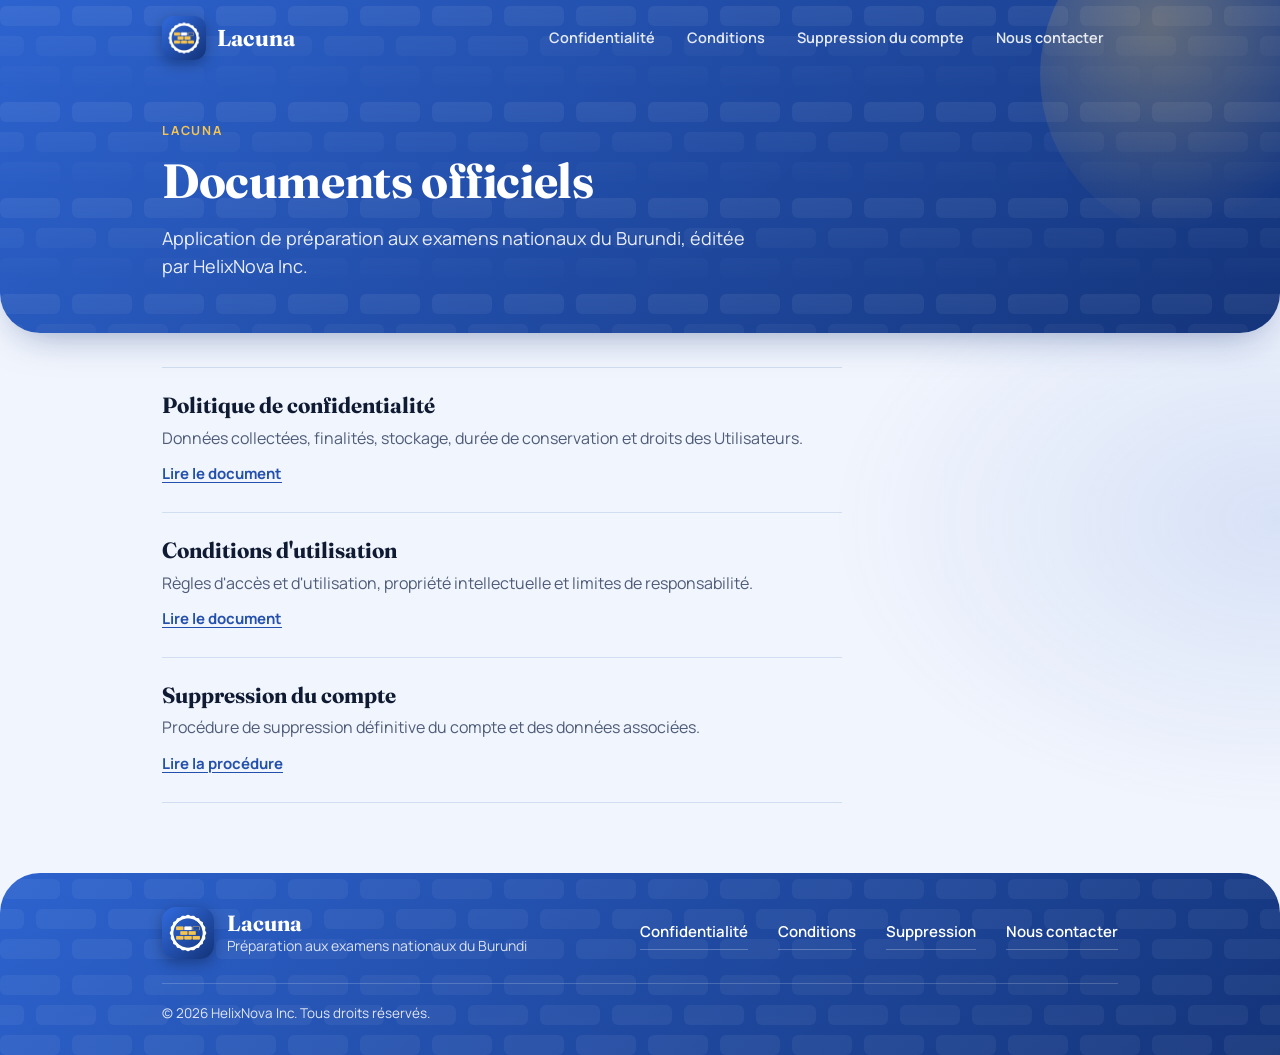
<file: index.html>
<!doctype html>
<html lang="fr">
<head>
<meta charset="utf-8">
<meta name="viewport" content="width=device-width,initial-scale=1">
<meta name="robots" content="index,follow">
<meta name="theme-color" content="#14347A">
<meta name="description" content="Application de préparation aux examens nationaux du Burundi, éditée par HelixNova Inc.">
<script>
(function(){
  var d=document.documentElement,q=new URLSearchParams(location.search);
  d.className="js"+(q.get("app")==="1"?" app":"");
  var t=q.get("theme");
  if(t==="dark"||t==="light")d.setAttribute("data-theme",t);
})();
</script>
<title>Documents officiels | Lacuna</title>
<link rel="icon" type="image/png" href="favicon.png">
<link rel="apple-touch-icon" href="apple-touch-icon.png">
<link rel="preload" href="fonts/manrope-400.woff2" as="font" type="font/woff2" crossorigin>
<link rel="stylesheet" href="style.css">
</head>
<body>
<header class="hero">
<div class="hero-bg"></div>
<div class="wrap in-hero">
<div class="topbar">
<a class="brand" href="index.html"><img src="logo.png" width="44" height="44" alt="">Lacuna</a>
<button class="menu-btn" type="button" aria-expanded="false" aria-controls="menu"><span class="bars"></span><span>Menu</span></button>
<nav id="menu" class="menu" aria-label="Navigation"><a href="privacy.html">Confidentialité</a><a href="terms.html">Conditions</a><a href="delete-account.html">Suppression du compte</a><a href="mailto:helixnovaepassburundi@gmail.com?subject=Lacuna">Nous contacter</a></nav>
</div>
<div class="title">
<p class="eyebrow">Lacuna</p>
<h1>Documents officiels</h1>
<p class="lead">Application de préparation aux examens nationaux du Burundi, éditée par HelixNova Inc.</p>

</div>
</div>
</header>
<main class="wrap"><div class="page">
<div class="docs">
<a href="privacy.html"><b>Politique de confidentialité</b><span>Données collectées, finalités, stockage, durée de conservation et droits des Utilisateurs.</span><em>Lire le document</em></a>
<a href="terms.html"><b>Conditions d'utilisation</b><span>Règles d'accès et d'utilisation, propriété intellectuelle et limites de responsabilité.</span><em>Lire le document</em></a>
<a href="delete-account.html"><b>Suppression du compte</b><span>Procédure de suppression définitive du compte et des données associées.</span><em>Lire la procédure</em></a>
</div>
</div></main>
<footer><div class="wrap">
<div class="f-brand"><img src="logo.png" width="52" height="52" alt=""><div><b>Lacuna</b><span>Préparation aux examens nationaux du Burundi</span></div></div>
<nav class="f-links" aria-label="Liens"><a href="privacy.html">Confidentialité</a><a href="terms.html">Conditions</a><a href="delete-account.html">Suppression</a><a href="mailto:helixnovaepassburundi@gmail.com?subject=Lacuna">Nous contacter</a></nav>
<p class="f-copy">&copy; <span id="year">2026</span> HelixNova Inc. Tous droits réservés.</p>
</div></footer>
<script>
(function(){
  var y=document.getElementById("year");
  if(y)y.textContent=new Date().getFullYear();
  var t=document.querySelector("details.toc");
  if(t&&window.matchMedia&&window.matchMedia("(min-width:1040px)").matches)t.open=true;
    if(document.documentElement.classList.contains("app")){
    var el=document.createElement("div");el.className="ptr";el.setAttribute("aria-hidden","true");el.innerHTML="<i></i>";document.body.appendChild(el);
    var y0=null,pull=0,busy=false,MAX=110,GO=70;
    function show(p){el.style.transition="none";el.style.opacity=Math.min(1,p/40);
      el.style.transform="translateY("+(p-30)+"px) rotate("+(p*3)+"deg)";}
    function top(){return (window.pageYOffset||document.documentElement.scrollTop||0)<=0;}
    window.addEventListener("touchstart",function(e){
      if(busy||e.touches.length!==1||!top()){y0=null;return;}
      y0=e.touches[0].clientY;pull=0;},{passive:true});
    window.addEventListener("touchmove",function(e){
      if(y0===null||busy)return;
      var dy=e.touches[0].clientY-y0;
      if(dy<=0||!top()){if(pull>0){pull=0;el.style.opacity=0;}return;}
      pull=Math.min(MAX,dy*0.55);
      if(e.cancelable)e.preventDefault();
      show(pull);},{passive:false});
    function end(){
      if(y0===null)return;y0=null;
      if(pull>=GO*0.55&&!busy){
        busy=true;el.classList.add("spin");
        el.style.transition="transform .2s";el.style.transform="translateY(14px)";el.style.opacity=1;
        setTimeout(function(){location.reload();},350);
      }else{el.style.transition="transform .2s,opacity .2s";el.style.transform="translateY(-60px)";el.style.opacity=0;}
      pull=0;}
    window.addEventListener("touchend",end,{passive:true});
    window.addEventListener("touchcancel",end,{passive:true});
  }
  var b=document.querySelector(".menu-btn"),m=document.getElementById("menu");
  if(!b||!m)return;
  function set(o){m.classList.toggle("open",o);b.setAttribute("aria-expanded",o?"true":"false");}
  b.addEventListener("click",function(e){e.stopPropagation();set(!m.classList.contains("open"));});
  document.addEventListener("click",function(e){if(!m.contains(e.target))set(false);});
  document.addEventListener("keydown",function(e){if(e.key==="Escape")set(false);});
  m.addEventListener("click",function(e){if(e.target.closest("a"))set(false);});
})();
</script>
</body>
</html>
</file>
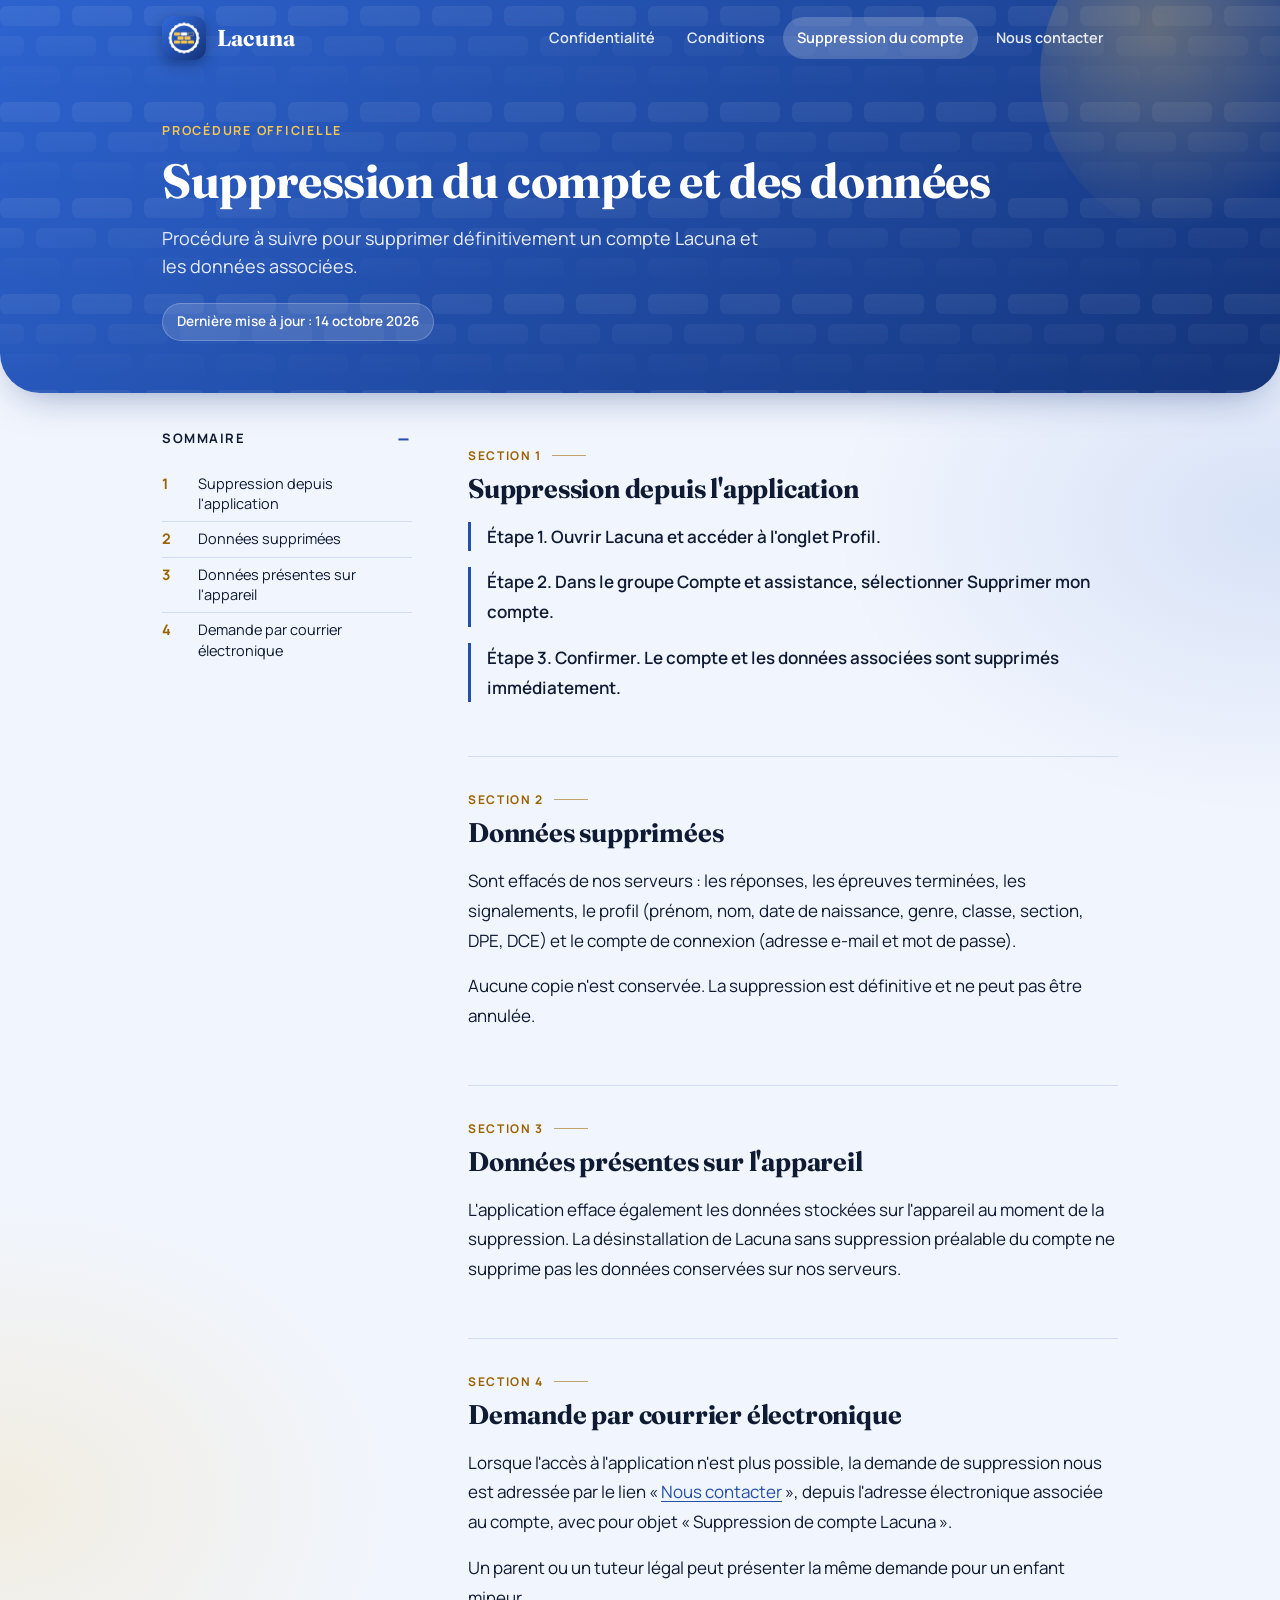
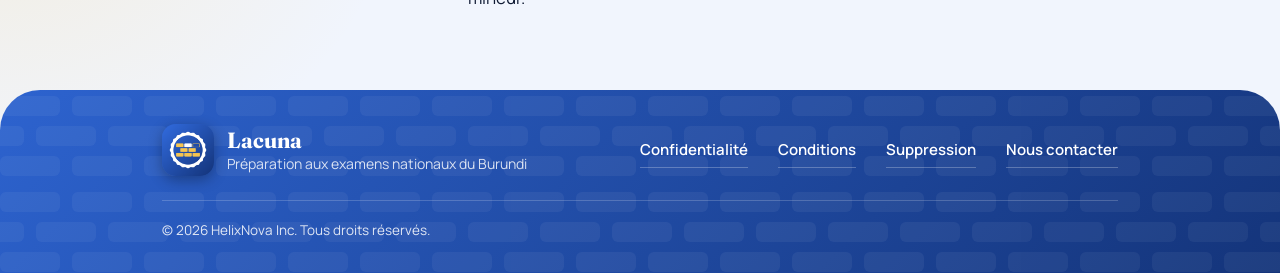
<file: delete-account.html>
<!doctype html>
<html lang="fr">
<head>
<meta charset="utf-8">
<meta name="viewport" content="width=device-width,initial-scale=1">
<meta name="robots" content="index,follow">
<meta name="theme-color" content="#14347A">
<meta name="description" content="Procédure à suivre pour supprimer définitivement un compte Lacuna et les données associées.">
<script>
(function(){
  var d=document.documentElement,q=new URLSearchParams(location.search);
  d.className="js"+(q.get("app")==="1"?" app":"");
  var t=q.get("theme");
  if(t==="dark"||t==="light")d.setAttribute("data-theme",t);
})();
</script>
<title>Suppression du compte et des données | Lacuna</title>
<link rel="icon" type="image/png" href="favicon.png">
<link rel="apple-touch-icon" href="apple-touch-icon.png">
<link rel="preload" href="fonts/manrope-400.woff2" as="font" type="font/woff2" crossorigin>
<link rel="stylesheet" href="style.css">
</head>
<body>
<header class="hero">
<div class="hero-bg"></div>
<div class="wrap in-hero">
<div class="topbar">
<a class="brand" href="index.html"><img src="logo.png" width="44" height="44" alt="">Lacuna</a>
<button class="menu-btn" type="button" aria-expanded="false" aria-controls="menu"><span class="bars"></span><span>Menu</span></button>
<nav id="menu" class="menu" aria-label="Navigation"><a href="privacy.html">Confidentialité</a><a href="terms.html">Conditions</a><a href="delete-account.html" aria-current="page">Suppression du compte</a><a href="mailto:helixnovaepassburundi@gmail.com?subject=Lacuna">Nous contacter</a></nav>
</div>
<div class="title">
<p class="eyebrow">Procédure officielle</p>
<h1>Suppression du compte et des données</h1>
<p class="lead">Procédure à suivre pour supprimer définitivement un compte Lacuna et les données associées.</p>
<p class="updated">Dernière mise à jour : 14 octobre 2026</p>
</div>
</div>
</header>
<main class="wrap"><div class="page">
<details class="toc"><summary>Sommaire</summary><ol><li><a href="#a1">Suppression depuis l&#x27;application</a></li><li><a href="#a2">Données supprimées</a></li><li><a href="#a3">Données présentes sur l&#x27;appareil</a></li><li><a href="#a4">Demande par courrier électronique</a></li></ol></details><article><section id="a1"><h2><span class="n">Section 1</span>Suppression depuis l&#x27;application</h2><p class="step">Étape 1. Ouvrir Lacuna et accéder à l&#x27;onglet Profil.</p><p class="step">Étape 2. Dans le groupe Compte et assistance, sélectionner Supprimer mon compte.</p><p class="step">Étape 3. Confirmer. Le compte et les données associées sont supprimés immédiatement.</p></section>
<section id="a2"><h2><span class="n">Section 2</span>Données supprimées</h2><p>Sont effacés de nos serveurs : les réponses, les épreuves terminées, les signalements, le profil (prénom, nom, date de naissance, genre, classe, section, DPE, DCE) et le compte de connexion (adresse e-mail et mot de passe).</p><p>Aucune copie n&#x27;est conservée. La suppression est définitive et ne peut pas être annulée.</p></section>
<section id="a3"><h2><span class="n">Section 3</span>Données présentes sur l&#x27;appareil</h2><p>L&#x27;application efface également les données stockées sur l&#x27;appareil au moment de la suppression. La désinstallation de Lacuna sans suppression préalable du compte ne supprime pas les données conservées sur nos serveurs.</p></section>
<section id="a4"><h2><span class="n">Section 4</span>Demande par courrier électronique</h2><p>Lorsque l&#x27;accès à l&#x27;application n&#x27;est plus possible, la demande de suppression nous est adressée par le lien « <a href="mailto:helixnovaepassburundi@gmail.com?subject=Lacuna">Nous contacter</a> », depuis l&#x27;adresse électronique associée au compte, avec pour objet « Suppression de compte Lacuna ».</p><p>Un parent ou un tuteur légal peut présenter la même demande pour un enfant mineur.</p></section></article>
</div></main>
<footer><div class="wrap">
<div class="f-brand"><img src="logo.png" width="52" height="52" alt=""><div><b>Lacuna</b><span>Préparation aux examens nationaux du Burundi</span></div></div>
<nav class="f-links" aria-label="Liens"><a href="privacy.html">Confidentialité</a><a href="terms.html">Conditions</a><a href="delete-account.html">Suppression</a><a href="mailto:helixnovaepassburundi@gmail.com?subject=Lacuna">Nous contacter</a></nav>
<p class="f-copy">&copy; <span id="year">2026</span> HelixNova Inc. Tous droits réservés.</p>
</div></footer>
<script>
(function(){
  var y=document.getElementById("year");
  if(y)y.textContent=new Date().getFullYear();
  var t=document.querySelector("details.toc");
  if(t&&window.matchMedia&&window.matchMedia("(min-width:1040px)").matches)t.open=true;
    if(document.documentElement.classList.contains("app")){
    var el=document.createElement("div");el.className="ptr";el.setAttribute("aria-hidden","true");el.innerHTML="<i></i>";document.body.appendChild(el);
    var y0=null,pull=0,busy=false,MAX=110,GO=70;
    function show(p){el.style.transition="none";el.style.opacity=Math.min(1,p/40);
      el.style.transform="translateY("+(p-30)+"px) rotate("+(p*3)+"deg)";}
    function top(){return (window.pageYOffset||document.documentElement.scrollTop||0)<=0;}
    window.addEventListener("touchstart",function(e){
      if(busy||e.touches.length!==1||!top()){y0=null;return;}
      y0=e.touches[0].clientY;pull=0;},{passive:true});
    window.addEventListener("touchmove",function(e){
      if(y0===null||busy)return;
      var dy=e.touches[0].clientY-y0;
      if(dy<=0||!top()){if(pull>0){pull=0;el.style.opacity=0;}return;}
      pull=Math.min(MAX,dy*0.55);
      if(e.cancelable)e.preventDefault();
      show(pull);},{passive:false});
    function end(){
      if(y0===null)return;y0=null;
      if(pull>=GO*0.55&&!busy){
        busy=true;el.classList.add("spin");
        el.style.transition="transform .2s";el.style.transform="translateY(14px)";el.style.opacity=1;
        setTimeout(function(){location.reload();},350);
      }else{el.style.transition="transform .2s,opacity .2s";el.style.transform="translateY(-60px)";el.style.opacity=0;}
      pull=0;}
    window.addEventListener("touchend",end,{passive:true});
    window.addEventListener("touchcancel",end,{passive:true});
  }
  var b=document.querySelector(".menu-btn"),m=document.getElementById("menu");
  if(!b||!m)return;
  function set(o){m.classList.toggle("open",o);b.setAttribute("aria-expanded",o?"true":"false");}
  b.addEventListener("click",function(e){e.stopPropagation();set(!m.classList.contains("open"));});
  document.addEventListener("click",function(e){if(!m.contains(e.target))set(false);});
  document.addEventListener("keydown",function(e){if(e.key==="Escape")set(false);});
  m.addEventListener("click",function(e){if(e.target.closest("a"))set(false);});
})();
</script>
</body>
</html>
</file>
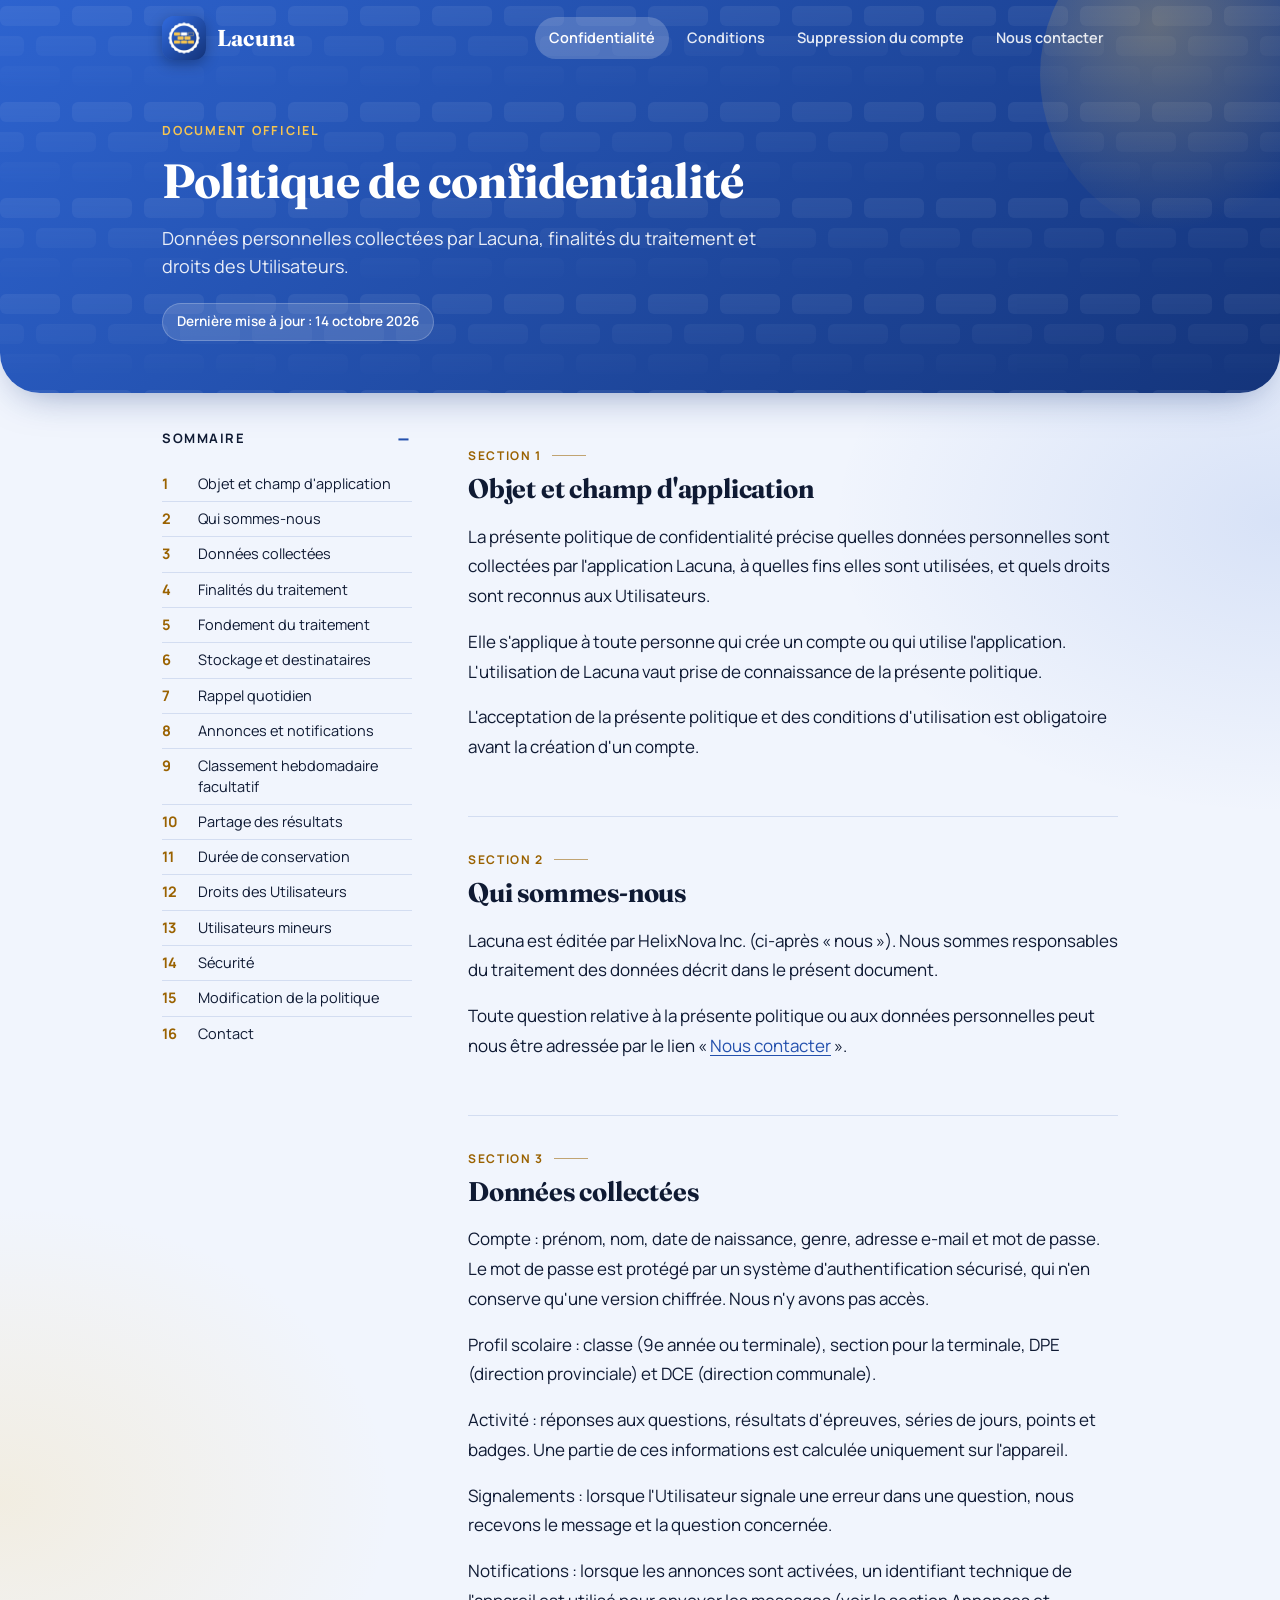
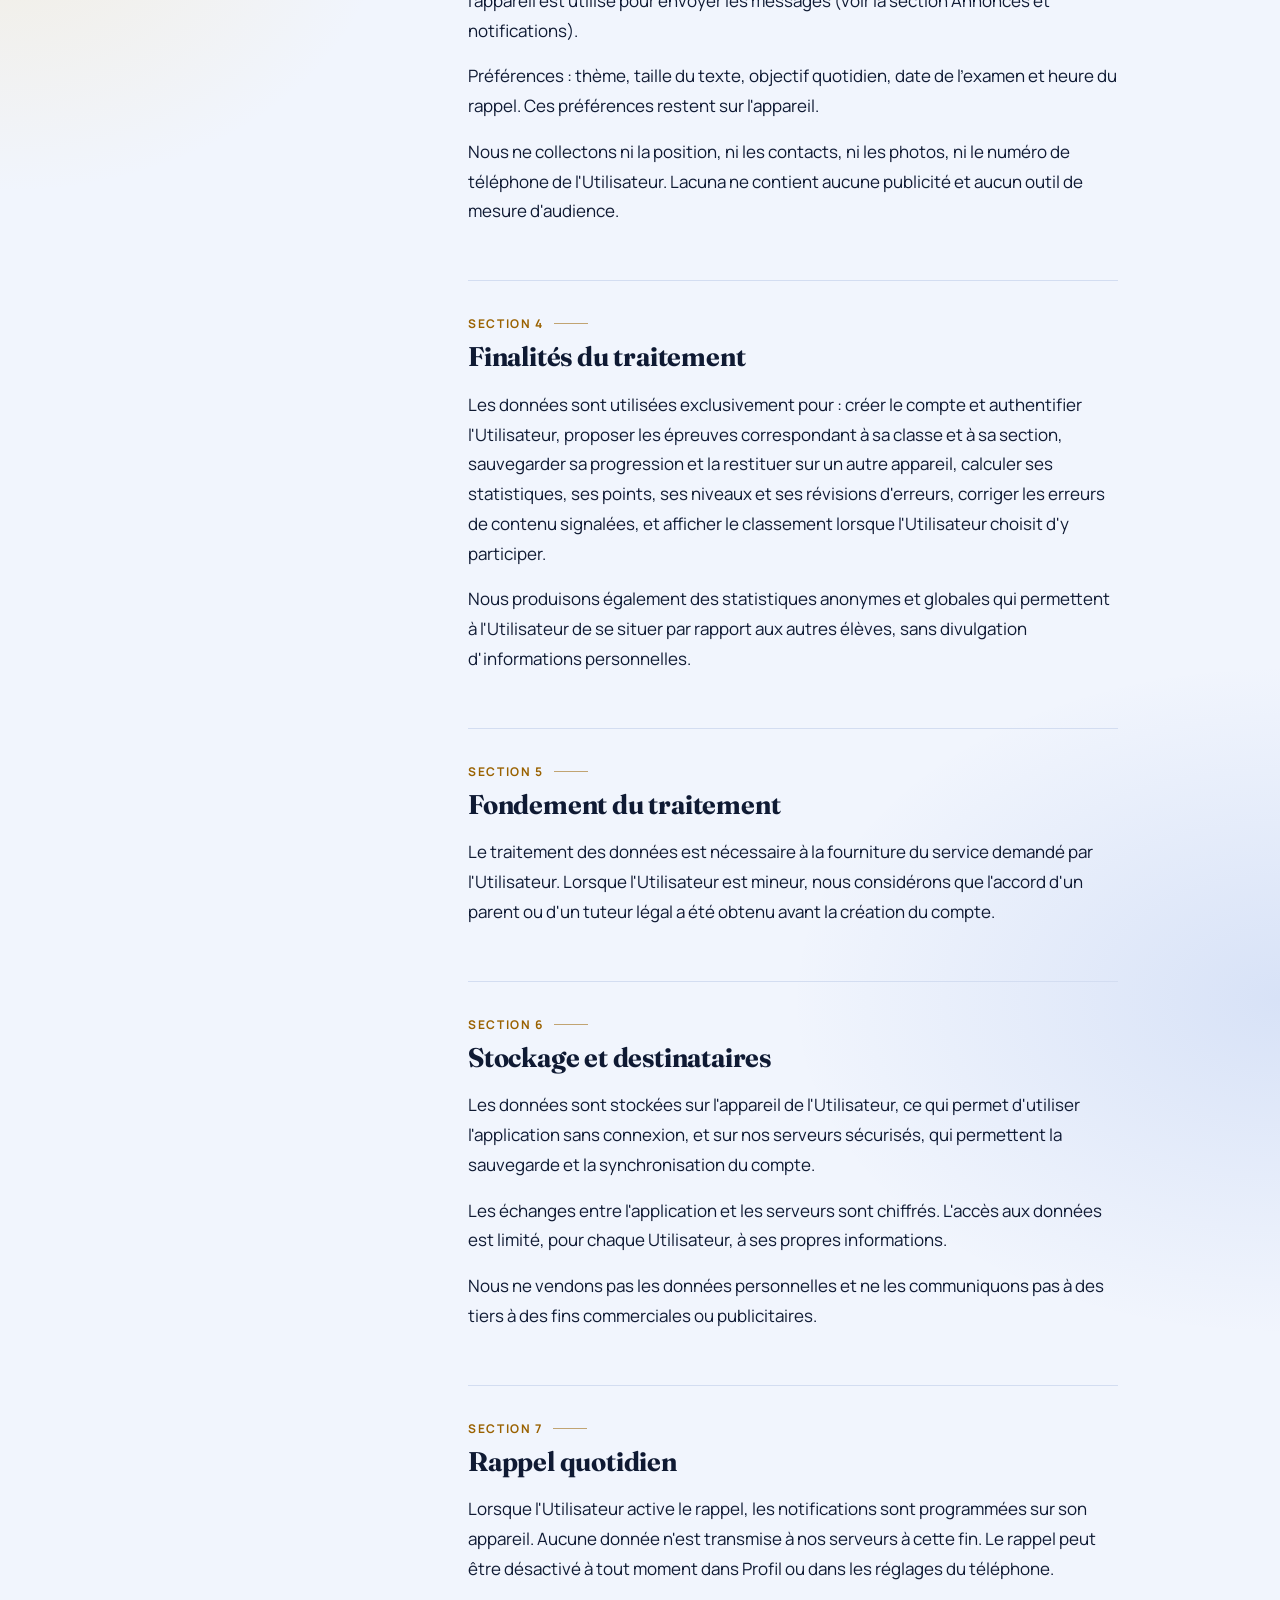
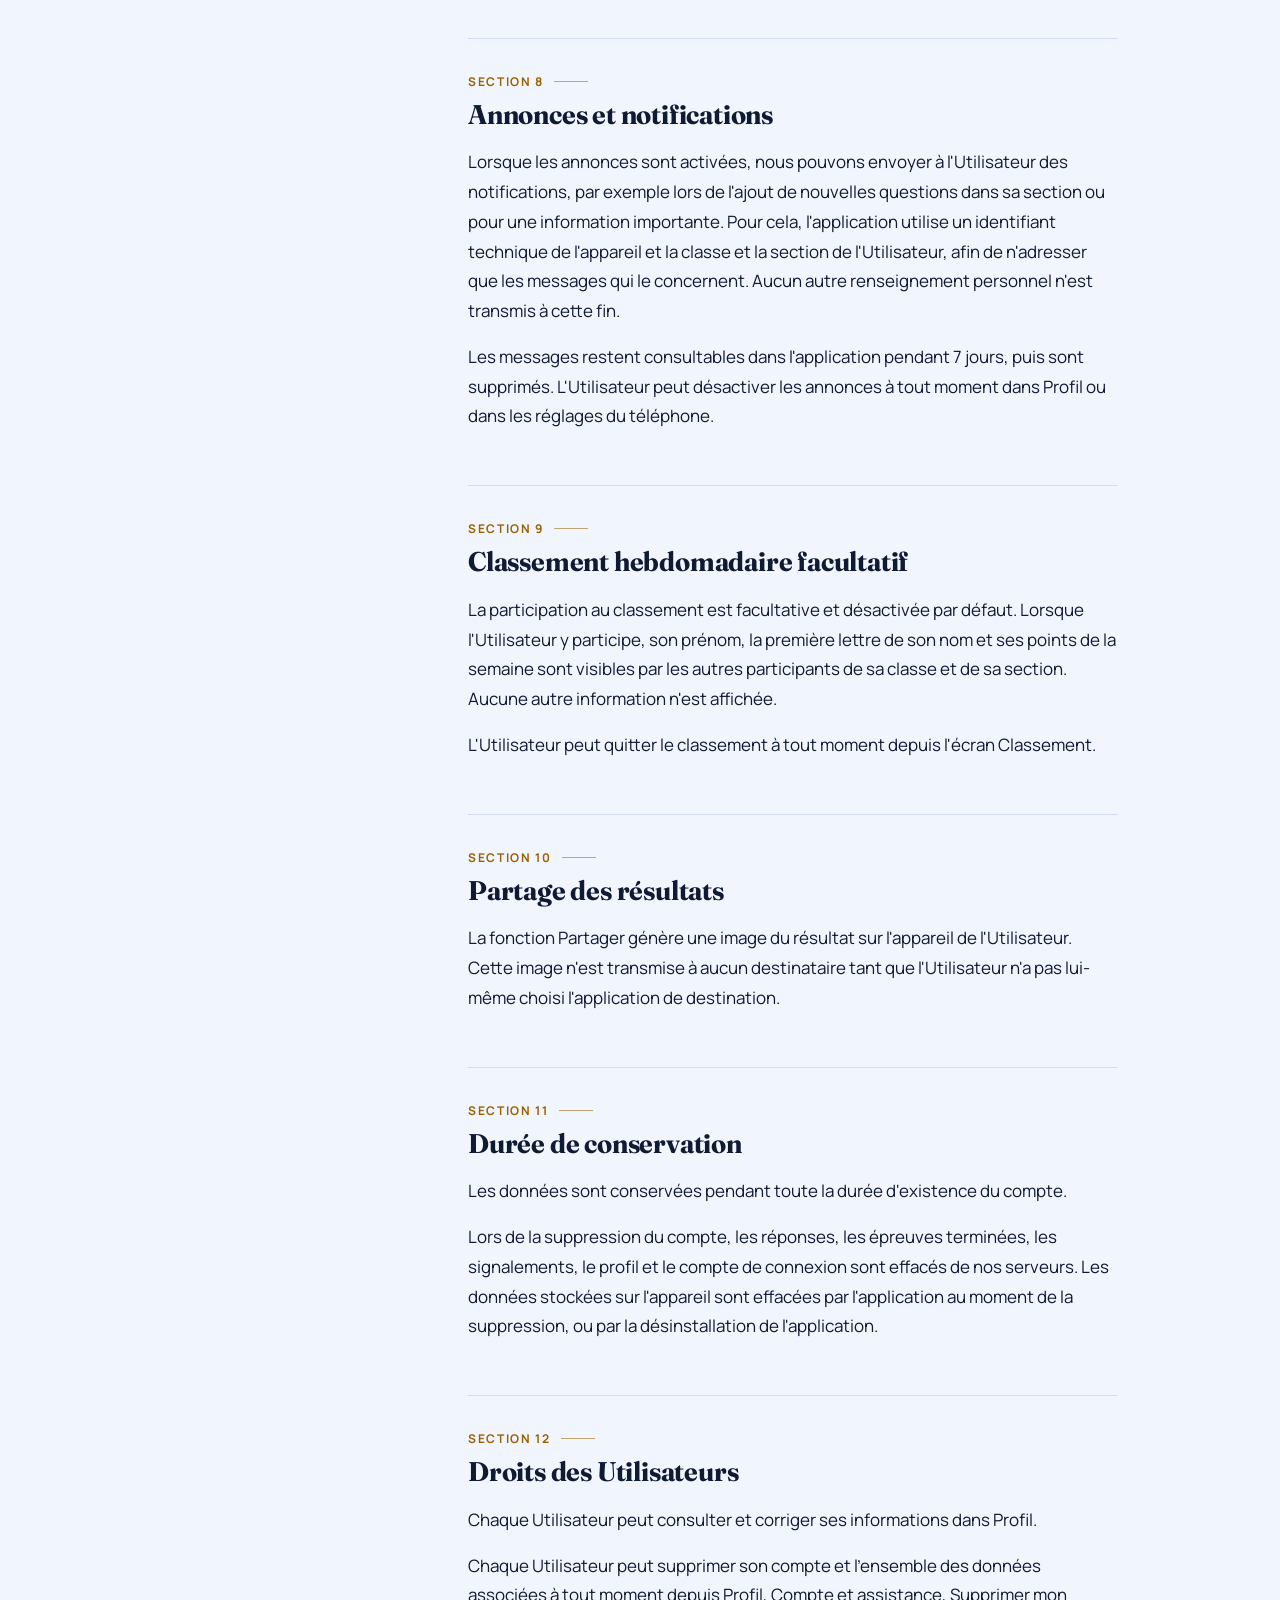
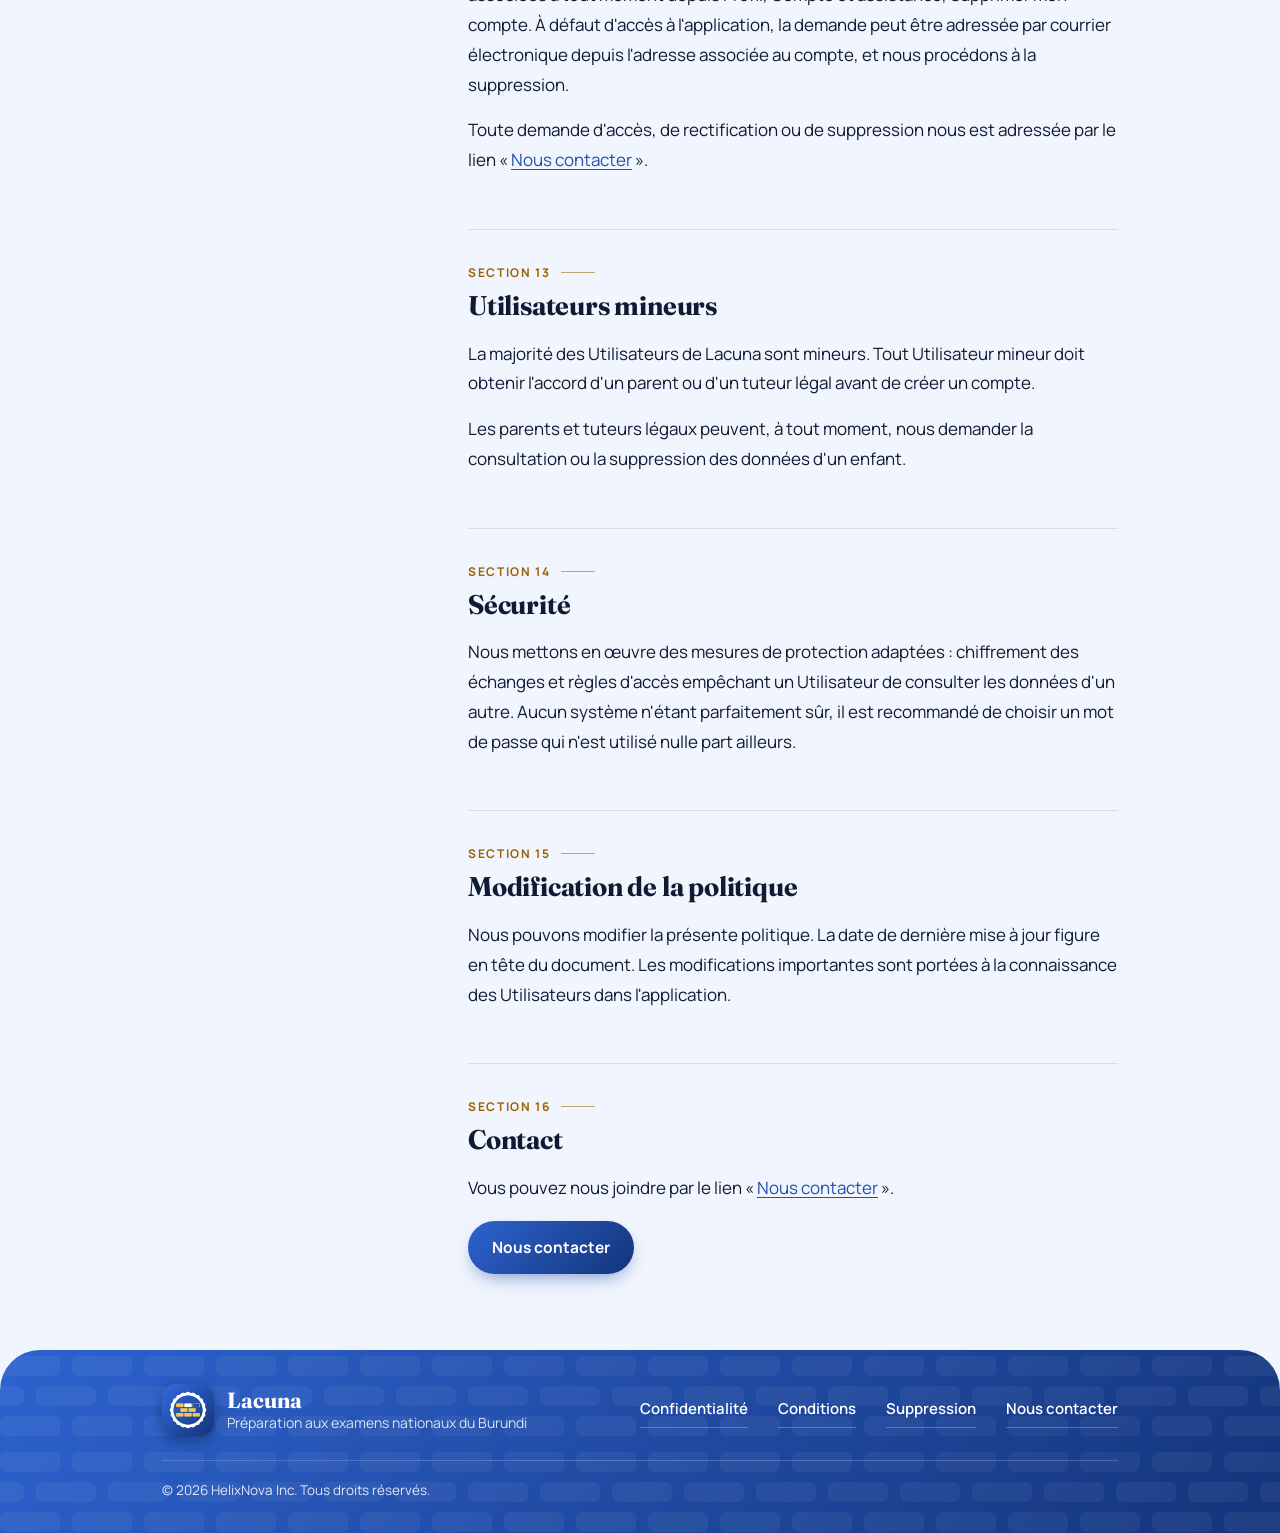
<file: privacy.html>
<!doctype html>
<html lang="fr">
<head>
<meta charset="utf-8">
<meta name="viewport" content="width=device-width,initial-scale=1">
<meta name="robots" content="index,follow">
<meta name="theme-color" content="#14347A">
<meta name="description" content="Données personnelles collectées par Lacuna, finalités du traitement et droits des Utilisateurs.">
<script>
(function(){
  var d=document.documentElement,q=new URLSearchParams(location.search);
  d.className="js"+(q.get("app")==="1"?" app":"");
  var t=q.get("theme");
  if(t==="dark"||t==="light")d.setAttribute("data-theme",t);
})();
</script>
<title>Politique de confidentialité | Lacuna</title>
<link rel="icon" type="image/png" href="favicon.png">
<link rel="apple-touch-icon" href="apple-touch-icon.png">
<link rel="preload" href="fonts/manrope-400.woff2" as="font" type="font/woff2" crossorigin>
<link rel="stylesheet" href="style.css">
</head>
<body>
<header class="hero">
<div class="hero-bg"></div>
<div class="wrap in-hero">
<div class="topbar">
<a class="brand" href="index.html"><img src="logo.png" width="44" height="44" alt="">Lacuna</a>
<button class="menu-btn" type="button" aria-expanded="false" aria-controls="menu"><span class="bars"></span><span>Menu</span></button>
<nav id="menu" class="menu" aria-label="Navigation"><a href="privacy.html" aria-current="page">Confidentialité</a><a href="terms.html">Conditions</a><a href="delete-account.html">Suppression du compte</a><a href="mailto:helixnovaepassburundi@gmail.com?subject=Lacuna">Nous contacter</a></nav>
</div>
<div class="title">
<p class="eyebrow">Document officiel</p>
<h1>Politique de confidentialité</h1>
<p class="lead">Données personnelles collectées par Lacuna, finalités du traitement et droits des Utilisateurs.</p>
<p class="updated">Dernière mise à jour : 14 octobre 2026</p>
</div>
</div>
</header>
<main class="wrap"><div class="page">
<details class="toc"><summary>Sommaire</summary><ol><li><a href="#a1">Objet et champ d&#x27;application</a></li><li><a href="#a2">Qui sommes-nous</a></li><li><a href="#a3">Données collectées</a></li><li><a href="#a4">Finalités du traitement</a></li><li><a href="#a5">Fondement du traitement</a></li><li><a href="#a6">Stockage et destinataires</a></li><li><a href="#a7">Rappel quotidien</a></li><li><a href="#a8">Annonces et notifications</a></li><li><a href="#a9">Classement hebdomadaire facultatif</a></li><li><a href="#a10">Partage des résultats</a></li><li><a href="#a11">Durée de conservation</a></li><li><a href="#a12">Droits des Utilisateurs</a></li><li><a href="#a13">Utilisateurs mineurs</a></li><li><a href="#a14">Sécurité</a></li><li><a href="#a15">Modification de la politique</a></li><li><a href="#a16">Contact</a></li></ol></details><article><section id="a1"><h2><span class="n">Section 1</span>Objet et champ d&#x27;application</h2><p>La présente politique de confidentialité précise quelles données personnelles sont collectées par l&#x27;application Lacuna, à quelles fins elles sont utilisées, et quels droits sont reconnus aux Utilisateurs.</p><p>Elle s&#x27;applique à toute personne qui crée un compte ou qui utilise l&#x27;application. L&#x27;utilisation de Lacuna vaut prise de connaissance de la présente politique.</p><p>L&#x27;acceptation de la présente politique et des conditions d&#x27;utilisation est obligatoire avant la création d&#x27;un compte.</p></section>
<section id="a2"><h2><span class="n">Section 2</span>Qui sommes-nous</h2><p>Lacuna est éditée par HelixNova Inc. (ci-après « nous »). Nous sommes responsables du traitement des données décrit dans le présent document.</p><p>Toute question relative à la présente politique ou aux données personnelles peut nous être adressée par le lien « <a href="mailto:helixnovaepassburundi@gmail.com?subject=Lacuna">Nous contacter</a> ».</p></section>
<section id="a3"><h2><span class="n">Section 3</span>Données collectées</h2><p>Compte : prénom, nom, date de naissance, genre, adresse e-mail et mot de passe. Le mot de passe est protégé par un système d&#x27;authentification sécurisé, qui n&#x27;en conserve qu&#x27;une version chiffrée. Nous n&#x27;y avons pas accès.</p><p>Profil scolaire : classe (9e année ou terminale), section pour la terminale, DPE (direction provinciale) et DCE (direction communale).</p><p>Activité : réponses aux questions, résultats d&#x27;épreuves, séries de jours, points et badges. Une partie de ces informations est calculée uniquement sur l&#x27;appareil.</p><p>Signalements : lorsque l&#x27;Utilisateur signale une erreur dans une question, nous recevons le message et la question concernée.</p><p>Notifications : lorsque les annonces sont activées, un identifiant technique de l&#x27;appareil est utilisé pour envoyer les messages (voir la section Annonces et notifications).</p><p>Préférences : thème, taille du texte, objectif quotidien, date de l&#x27;examen et heure du rappel. Ces préférences restent sur l&#x27;appareil.</p><p>Nous ne collectons ni la position, ni les contacts, ni les photos, ni le numéro de téléphone de l&#x27;Utilisateur. Lacuna ne contient aucune publicité et aucun outil de mesure d&#x27;audience.</p></section>
<section id="a4"><h2><span class="n">Section 4</span>Finalités du traitement</h2><p>Les données sont utilisées exclusivement pour : créer le compte et authentifier l&#x27;Utilisateur, proposer les épreuves correspondant à sa classe et à sa section, sauvegarder sa progression et la restituer sur un autre appareil, calculer ses statistiques, ses points, ses niveaux et ses révisions d&#x27;erreurs, corriger les erreurs de contenu signalées, et afficher le classement lorsque l&#x27;Utilisateur choisit d&#x27;y participer.</p><p>Nous produisons également des statistiques anonymes et globales qui permettent à l&#x27;Utilisateur de se situer par rapport aux autres élèves, sans divulgation d&#x27;informations personnelles.</p></section>
<section id="a5"><h2><span class="n">Section 5</span>Fondement du traitement</h2><p>Le traitement des données est nécessaire à la fourniture du service demandé par l&#x27;Utilisateur. Lorsque l&#x27;Utilisateur est mineur, nous considérons que l&#x27;accord d&#x27;un parent ou d&#x27;un tuteur légal a été obtenu avant la création du compte.</p></section>
<section id="a6"><h2><span class="n">Section 6</span>Stockage et destinataires</h2><p>Les données sont stockées sur l&#x27;appareil de l&#x27;Utilisateur, ce qui permet d&#x27;utiliser l&#x27;application sans connexion, et sur nos serveurs sécurisés, qui permettent la sauvegarde et la synchronisation du compte.</p><p>Les échanges entre l&#x27;application et les serveurs sont chiffrés. L&#x27;accès aux données est limité, pour chaque Utilisateur, à ses propres informations.</p><p>Nous ne vendons pas les données personnelles et ne les communiquons pas à des tiers à des fins commerciales ou publicitaires.</p></section>
<section id="a7"><h2><span class="n">Section 7</span>Rappel quotidien</h2><p>Lorsque l&#x27;Utilisateur active le rappel, les notifications sont programmées sur son appareil. Aucune donnée n&#x27;est transmise à nos serveurs à cette fin. Le rappel peut être désactivé à tout moment dans Profil ou dans les réglages du téléphone.</p></section>
<section id="a8"><h2><span class="n">Section 8</span>Annonces et notifications</h2><p>Lorsque les annonces sont activées, nous pouvons envoyer à l&#x27;Utilisateur des notifications, par exemple lors de l&#x27;ajout de nouvelles questions dans sa section ou pour une information importante. Pour cela, l&#x27;application utilise un identifiant technique de l&#x27;appareil et la classe et la section de l&#x27;Utilisateur, afin de n&#x27;adresser que les messages qui le concernent. Aucun autre renseignement personnel n&#x27;est transmis à cette fin.</p><p>Les messages restent consultables dans l&#x27;application pendant 7 jours, puis sont supprimés. L&#x27;Utilisateur peut désactiver les annonces à tout moment dans Profil ou dans les réglages du téléphone.</p></section>
<section id="a9"><h2><span class="n">Section 9</span>Classement hebdomadaire facultatif</h2><p>La participation au classement est facultative et désactivée par défaut. Lorsque l&#x27;Utilisateur y participe, son prénom, la première lettre de son nom et ses points de la semaine sont visibles par les autres participants de sa classe et de sa section. Aucune autre information n&#x27;est affichée.</p><p>L&#x27;Utilisateur peut quitter le classement à tout moment depuis l&#x27;écran Classement.</p></section>
<section id="a10"><h2><span class="n">Section 10</span>Partage des résultats</h2><p>La fonction Partager génère une image du résultat sur l&#x27;appareil de l&#x27;Utilisateur. Cette image n&#x27;est transmise à aucun destinataire tant que l&#x27;Utilisateur n&#x27;a pas lui-même choisi l&#x27;application de destination.</p></section>
<section id="a11"><h2><span class="n">Section 11</span>Durée de conservation</h2><p>Les données sont conservées pendant toute la durée d&#x27;existence du compte.</p><p>Lors de la suppression du compte, les réponses, les épreuves terminées, les signalements, le profil et le compte de connexion sont effacés de nos serveurs. Les données stockées sur l&#x27;appareil sont effacées par l&#x27;application au moment de la suppression, ou par la désinstallation de l&#x27;application.</p></section>
<section id="a12"><h2><span class="n">Section 12</span>Droits des Utilisateurs</h2><p>Chaque Utilisateur peut consulter et corriger ses informations dans Profil.</p><p>Chaque Utilisateur peut supprimer son compte et l&#x27;ensemble des données associées à tout moment depuis Profil, Compte et assistance, Supprimer mon compte. À défaut d&#x27;accès à l&#x27;application, la demande peut être adressée par courrier électronique depuis l&#x27;adresse associée au compte, et nous procédons à la suppression.</p><p>Toute demande d&#x27;accès, de rectification ou de suppression nous est adressée par le lien « <a href="mailto:helixnovaepassburundi@gmail.com?subject=Lacuna">Nous contacter</a> ».</p></section>
<section id="a13"><h2><span class="n">Section 13</span>Utilisateurs mineurs</h2><p>La majorité des Utilisateurs de Lacuna sont mineurs. Tout Utilisateur mineur doit obtenir l&#x27;accord d&#x27;un parent ou d&#x27;un tuteur légal avant de créer un compte.</p><p>Les parents et tuteurs légaux peuvent, à tout moment, nous demander la consultation ou la suppression des données d&#x27;un enfant.</p></section>
<section id="a14"><h2><span class="n">Section 14</span>Sécurité</h2><p>Nous mettons en œuvre des mesures de protection adaptées : chiffrement des échanges et règles d&#x27;accès empêchant un Utilisateur de consulter les données d&#x27;un autre. Aucun système n&#x27;étant parfaitement sûr, il est recommandé de choisir un mot de passe qui n&#x27;est utilisé nulle part ailleurs.</p></section>
<section id="a15"><h2><span class="n">Section 15</span>Modification de la politique</h2><p>Nous pouvons modifier la présente politique. La date de dernière mise à jour figure en tête du document. Les modifications importantes sont portées à la connaissance des Utilisateurs dans l&#x27;application.</p></section>
<section id="a16"><h2><span class="n">Section 16</span>Contact</h2><p>Vous pouvez nous joindre par le lien « <a href="mailto:helixnovaepassburundi@gmail.com?subject=Lacuna">Nous contacter</a> ».</p><a class="contact-btn" href="mailto:helixnovaepassburundi@gmail.com?subject=Lacuna">Nous contacter</a></section></article>
</div></main>
<footer><div class="wrap">
<div class="f-brand"><img src="logo.png" width="52" height="52" alt=""><div><b>Lacuna</b><span>Préparation aux examens nationaux du Burundi</span></div></div>
<nav class="f-links" aria-label="Liens"><a href="privacy.html">Confidentialité</a><a href="terms.html">Conditions</a><a href="delete-account.html">Suppression</a><a href="mailto:helixnovaepassburundi@gmail.com?subject=Lacuna">Nous contacter</a></nav>
<p class="f-copy">&copy; <span id="year">2026</span> HelixNova Inc. Tous droits réservés.</p>
</div></footer>
<script>
(function(){
  var y=document.getElementById("year");
  if(y)y.textContent=new Date().getFullYear();
  var t=document.querySelector("details.toc");
  if(t&&window.matchMedia&&window.matchMedia("(min-width:1040px)").matches)t.open=true;
    if(document.documentElement.classList.contains("app")){
    var el=document.createElement("div");el.className="ptr";el.setAttribute("aria-hidden","true");el.innerHTML="<i></i>";document.body.appendChild(el);
    var y0=null,pull=0,busy=false,MAX=110,GO=70;
    function show(p){el.style.transition="none";el.style.opacity=Math.min(1,p/40);
      el.style.transform="translateY("+(p-30)+"px) rotate("+(p*3)+"deg)";}
    function top(){return (window.pageYOffset||document.documentElement.scrollTop||0)<=0;}
    window.addEventListener("touchstart",function(e){
      if(busy||e.touches.length!==1||!top()){y0=null;return;}
      y0=e.touches[0].clientY;pull=0;},{passive:true});
    window.addEventListener("touchmove",function(e){
      if(y0===null||busy)return;
      var dy=e.touches[0].clientY-y0;
      if(dy<=0||!top()){if(pull>0){pull=0;el.style.opacity=0;}return;}
      pull=Math.min(MAX,dy*0.55);
      if(e.cancelable)e.preventDefault();
      show(pull);},{passive:false});
    function end(){
      if(y0===null)return;y0=null;
      if(pull>=GO*0.55&&!busy){
        busy=true;el.classList.add("spin");
        el.style.transition="transform .2s";el.style.transform="translateY(14px)";el.style.opacity=1;
        setTimeout(function(){location.reload();},350);
      }else{el.style.transition="transform .2s,opacity .2s";el.style.transform="translateY(-60px)";el.style.opacity=0;}
      pull=0;}
    window.addEventListener("touchend",end,{passive:true});
    window.addEventListener("touchcancel",end,{passive:true});
  }
  var b=document.querySelector(".menu-btn"),m=document.getElementById("menu");
  if(!b||!m)return;
  function set(o){m.classList.toggle("open",o);b.setAttribute("aria-expanded",o?"true":"false");}
  b.addEventListener("click",function(e){e.stopPropagation();set(!m.classList.contains("open"));});
  document.addEventListener("click",function(e){if(!m.contains(e.target))set(false);});
  document.addEventListener("keydown",function(e){if(e.key==="Escape")set(false);});
  m.addEventListener("click",function(e){if(e.target.closest("a"))set(false);});
})();
</script>
</body>
</html>
</file>
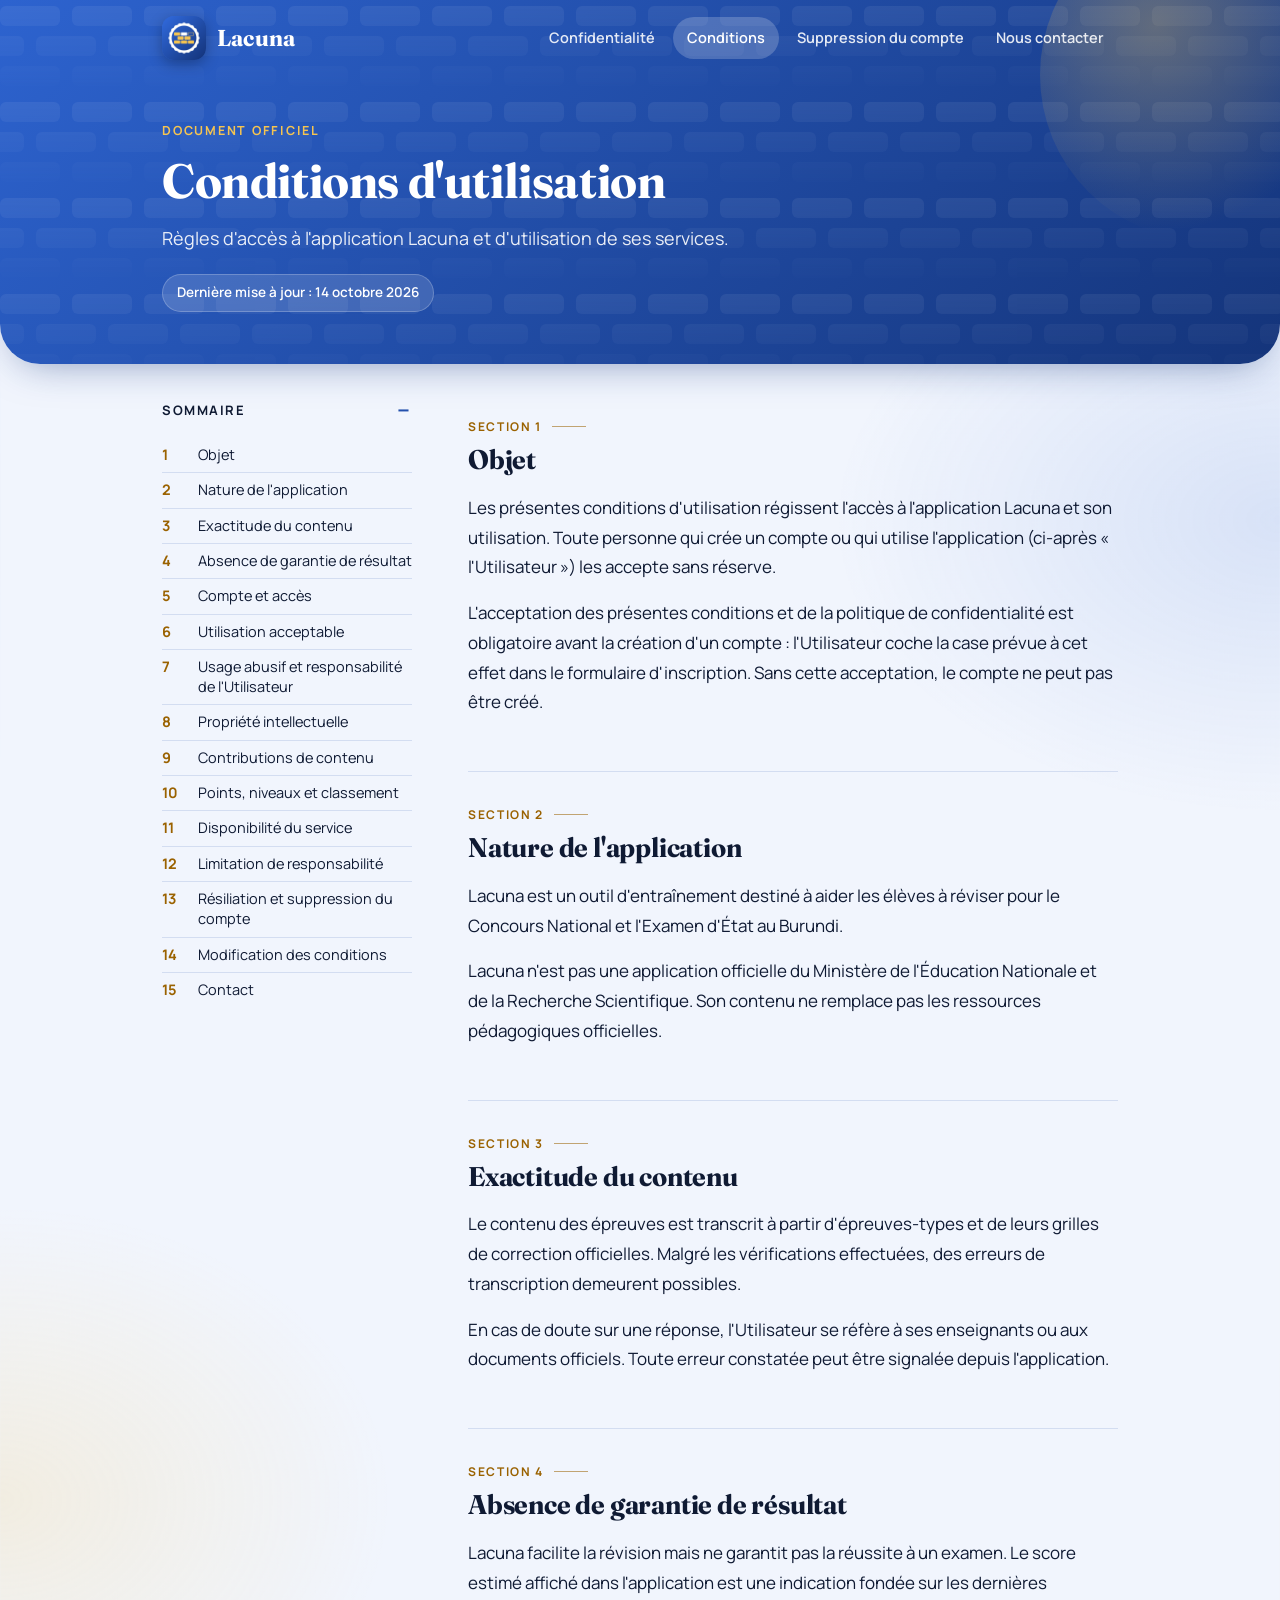
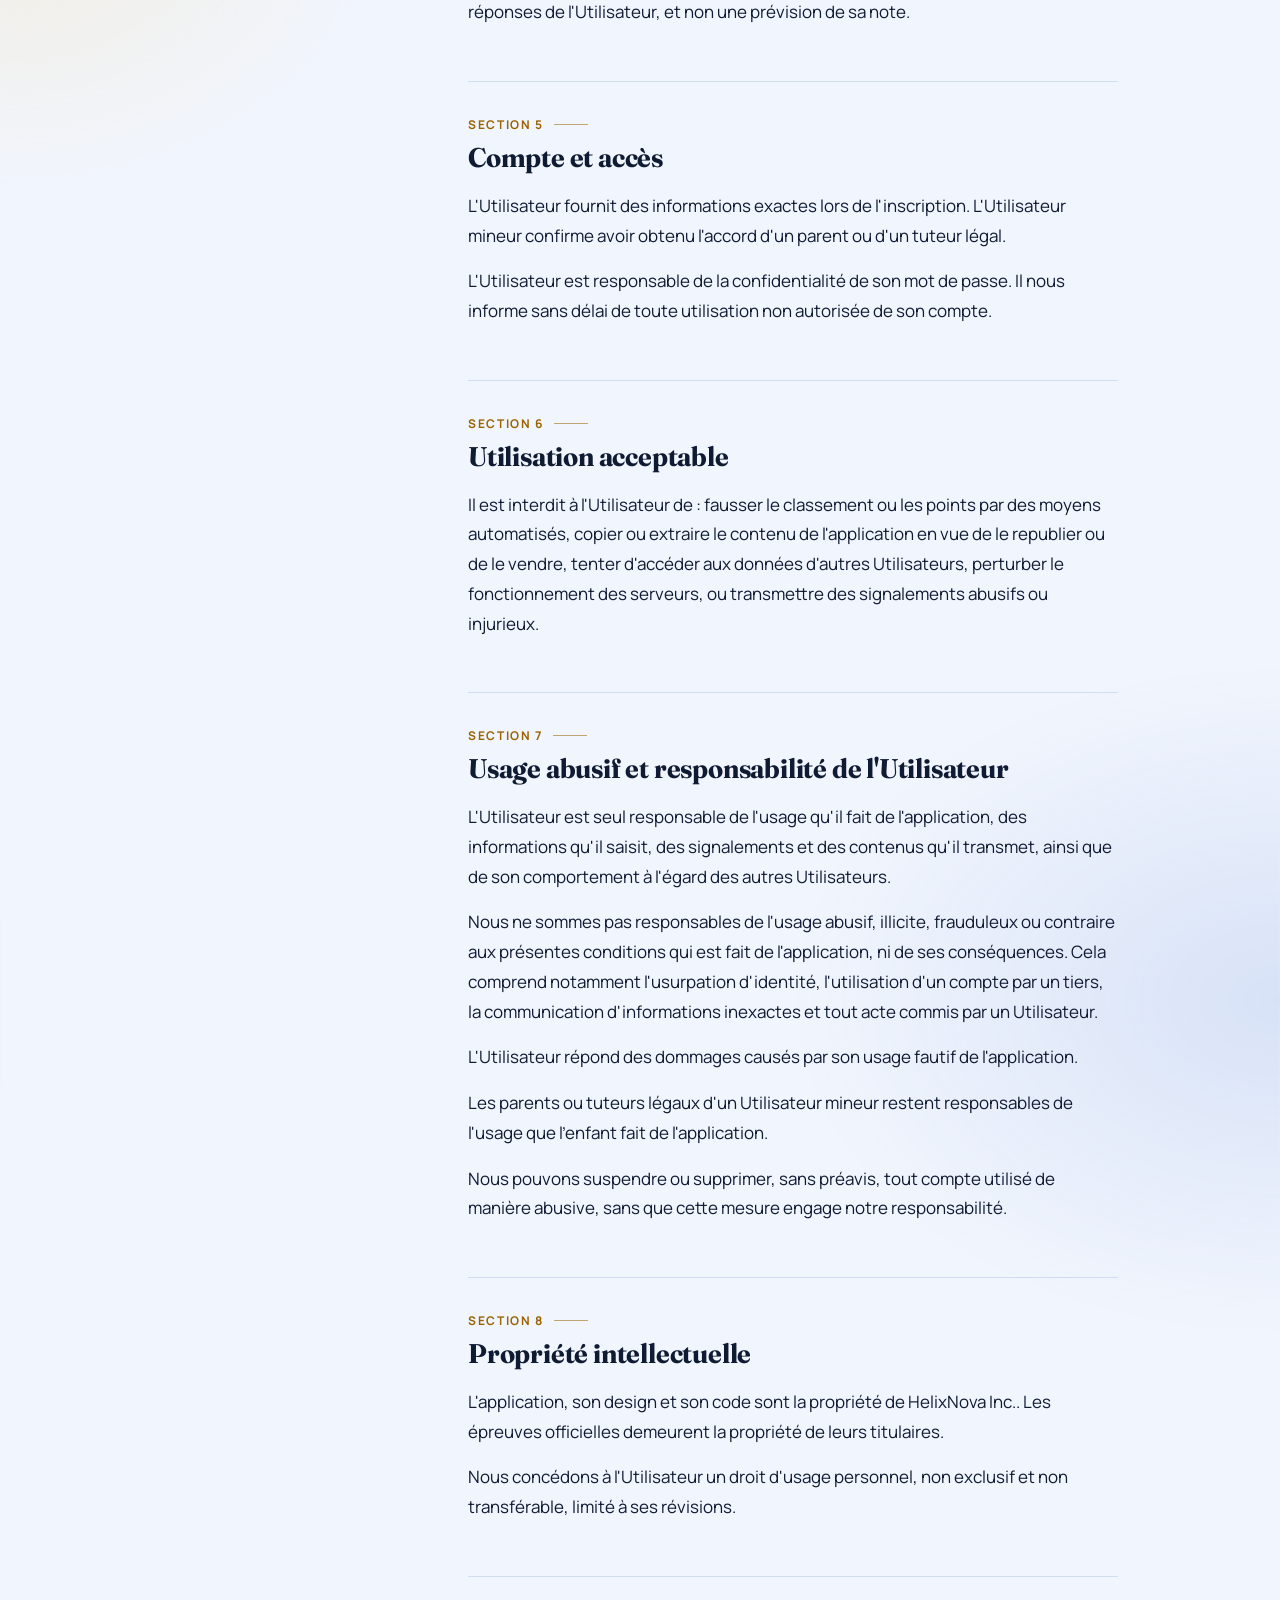
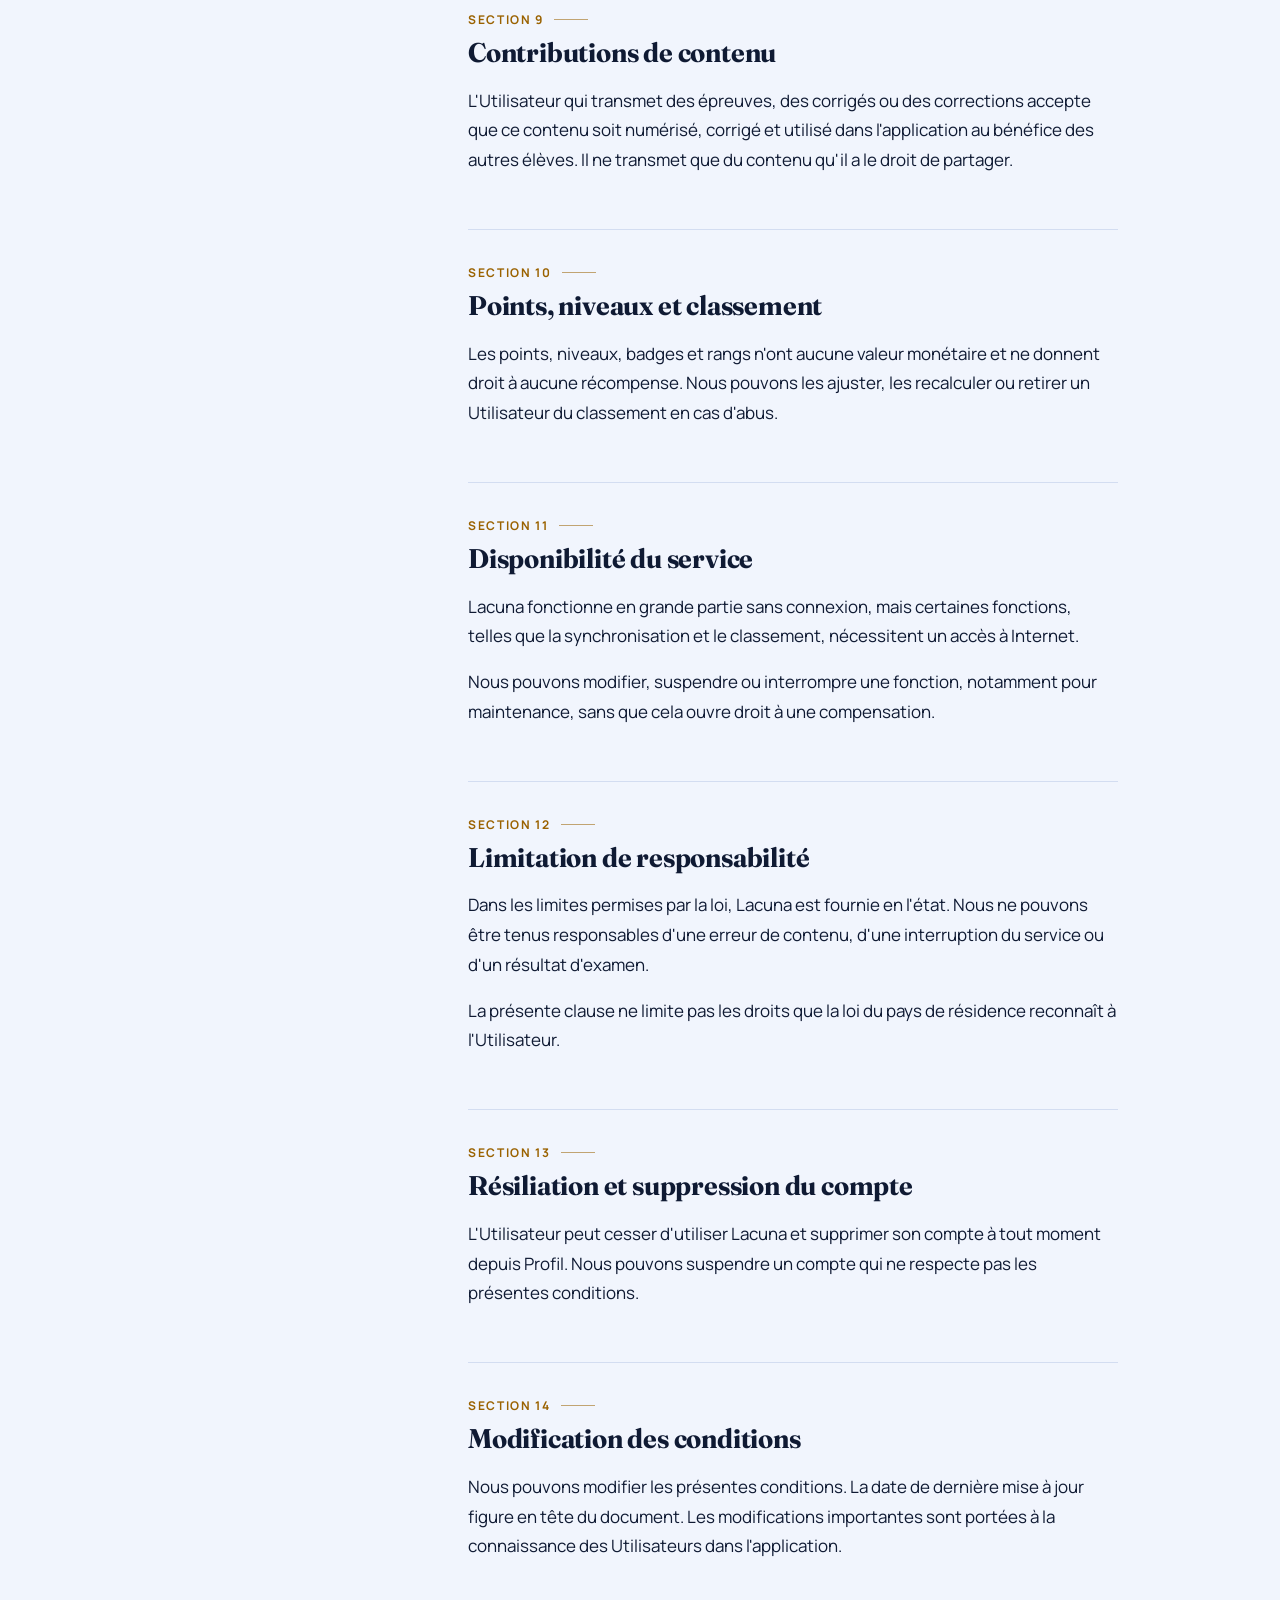
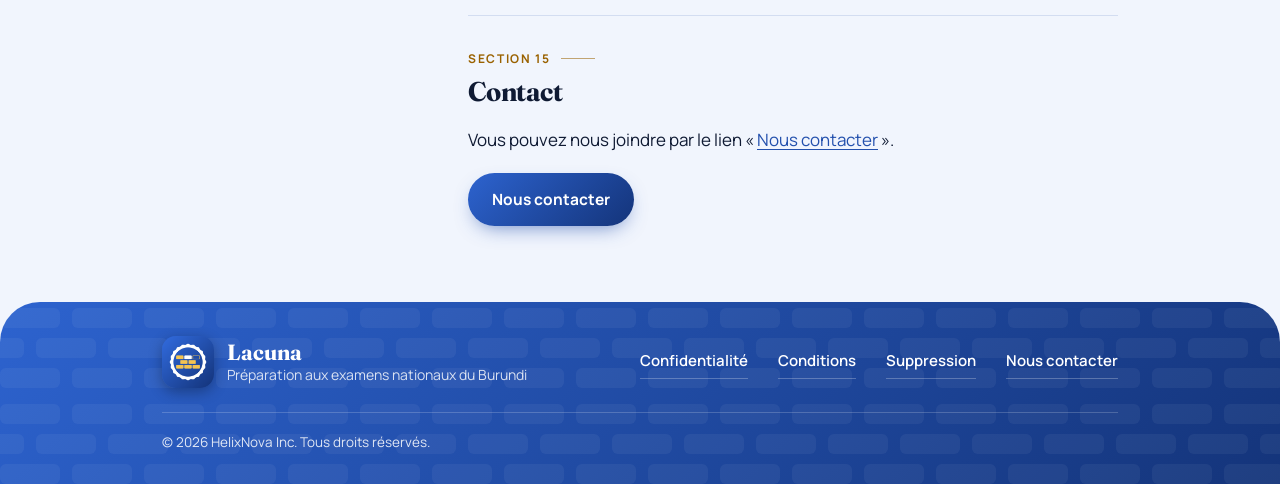
<file: terms.html>
<!doctype html>
<html lang="fr">
<head>
<meta charset="utf-8">
<meta name="viewport" content="width=device-width,initial-scale=1">
<meta name="robots" content="index,follow">
<meta name="theme-color" content="#14347A">
<meta name="description" content="Règles d&#x27;accès à l&#x27;application Lacuna et d&#x27;utilisation de ses services.">
<script>
(function(){
  var d=document.documentElement,q=new URLSearchParams(location.search);
  d.className="js"+(q.get("app")==="1"?" app":"");
  var t=q.get("theme");
  if(t==="dark"||t==="light")d.setAttribute("data-theme",t);
})();
</script>
<title>Conditions d&#x27;utilisation | Lacuna</title>
<link rel="icon" type="image/png" href="favicon.png">
<link rel="apple-touch-icon" href="apple-touch-icon.png">
<link rel="preload" href="fonts/manrope-400.woff2" as="font" type="font/woff2" crossorigin>
<link rel="stylesheet" href="style.css">
</head>
<body>
<header class="hero">
<div class="hero-bg"></div>
<div class="wrap in-hero">
<div class="topbar">
<a class="brand" href="index.html"><img src="logo.png" width="44" height="44" alt="">Lacuna</a>
<button class="menu-btn" type="button" aria-expanded="false" aria-controls="menu"><span class="bars"></span><span>Menu</span></button>
<nav id="menu" class="menu" aria-label="Navigation"><a href="privacy.html">Confidentialité</a><a href="terms.html" aria-current="page">Conditions</a><a href="delete-account.html">Suppression du compte</a><a href="mailto:helixnovaepassburundi@gmail.com?subject=Lacuna">Nous contacter</a></nav>
</div>
<div class="title">
<p class="eyebrow">Document officiel</p>
<h1>Conditions d&#x27;utilisation</h1>
<p class="lead">Règles d&#x27;accès à l&#x27;application Lacuna et d&#x27;utilisation de ses services.</p>
<p class="updated">Dernière mise à jour : 14 octobre 2026</p>
</div>
</div>
</header>
<main class="wrap"><div class="page">
<details class="toc"><summary>Sommaire</summary><ol><li><a href="#a1">Objet</a></li><li><a href="#a2">Nature de l&#x27;application</a></li><li><a href="#a3">Exactitude du contenu</a></li><li><a href="#a4">Absence de garantie de résultat</a></li><li><a href="#a5">Compte et accès</a></li><li><a href="#a6">Utilisation acceptable</a></li><li><a href="#a7">Usage abusif et responsabilité de l&#x27;Utilisateur</a></li><li><a href="#a8">Propriété intellectuelle</a></li><li><a href="#a9">Contributions de contenu</a></li><li><a href="#a10">Points, niveaux et classement</a></li><li><a href="#a11">Disponibilité du service</a></li><li><a href="#a12">Limitation de responsabilité</a></li><li><a href="#a13">Résiliation et suppression du compte</a></li><li><a href="#a14">Modification des conditions</a></li><li><a href="#a15">Contact</a></li></ol></details><article><section id="a1"><h2><span class="n">Section 1</span>Objet</h2><p>Les présentes conditions d&#x27;utilisation régissent l&#x27;accès à l&#x27;application Lacuna et son utilisation. Toute personne qui crée un compte ou qui utilise l&#x27;application (ci-après « l&#x27;Utilisateur ») les accepte sans réserve.</p><p>L&#x27;acceptation des présentes conditions et de la politique de confidentialité est obligatoire avant la création d&#x27;un compte : l&#x27;Utilisateur coche la case prévue à cet effet dans le formulaire d&#x27;inscription. Sans cette acceptation, le compte ne peut pas être créé.</p></section>
<section id="a2"><h2><span class="n">Section 2</span>Nature de l&#x27;application</h2><p>Lacuna est un outil d&#x27;entraînement destiné à aider les élèves à réviser pour le Concours National et l&#x27;Examen d&#x27;État au Burundi.</p><p>Lacuna n&#x27;est pas une application officielle du Ministère de l&#x27;Éducation Nationale et de la Recherche Scientifique. Son contenu ne remplace pas les ressources pédagogiques officielles.</p></section>
<section id="a3"><h2><span class="n">Section 3</span>Exactitude du contenu</h2><p>Le contenu des épreuves est transcrit à partir d&#x27;épreuves-types et de leurs grilles de correction officielles. Malgré les vérifications effectuées, des erreurs de transcription demeurent possibles.</p><p>En cas de doute sur une réponse, l&#x27;Utilisateur se réfère à ses enseignants ou aux documents officiels. Toute erreur constatée peut être signalée depuis l&#x27;application.</p></section>
<section id="a4"><h2><span class="n">Section 4</span>Absence de garantie de résultat</h2><p>Lacuna facilite la révision mais ne garantit pas la réussite à un examen. Le score estimé affiché dans l&#x27;application est une indication fondée sur les dernières réponses de l&#x27;Utilisateur, et non une prévision de sa note.</p></section>
<section id="a5"><h2><span class="n">Section 5</span>Compte et accès</h2><p>L&#x27;Utilisateur fournit des informations exactes lors de l&#x27;inscription. L&#x27;Utilisateur mineur confirme avoir obtenu l&#x27;accord d&#x27;un parent ou d&#x27;un tuteur légal.</p><p>L&#x27;Utilisateur est responsable de la confidentialité de son mot de passe. Il nous informe sans délai de toute utilisation non autorisée de son compte.</p></section>
<section id="a6"><h2><span class="n">Section 6</span>Utilisation acceptable</h2><p>Il est interdit à l&#x27;Utilisateur de : fausser le classement ou les points par des moyens automatisés, copier ou extraire le contenu de l&#x27;application en vue de le republier ou de le vendre, tenter d&#x27;accéder aux données d&#x27;autres Utilisateurs, perturber le fonctionnement des serveurs, ou transmettre des signalements abusifs ou injurieux.</p></section>
<section id="a7"><h2><span class="n">Section 7</span>Usage abusif et responsabilité de l&#x27;Utilisateur</h2><p>L&#x27;Utilisateur est seul responsable de l&#x27;usage qu&#x27;il fait de l&#x27;application, des informations qu&#x27;il saisit, des signalements et des contenus qu&#x27;il transmet, ainsi que de son comportement à l&#x27;égard des autres Utilisateurs.</p><p>Nous ne sommes pas responsables de l&#x27;usage abusif, illicite, frauduleux ou contraire aux présentes conditions qui est fait de l&#x27;application, ni de ses conséquences. Cela comprend notamment l&#x27;usurpation d&#x27;identité, l&#x27;utilisation d&#x27;un compte par un tiers, la communication d&#x27;informations inexactes et tout acte commis par un Utilisateur.</p><p>L&#x27;Utilisateur répond des dommages causés par son usage fautif de l&#x27;application.</p><p>Les parents ou tuteurs légaux d&#x27;un Utilisateur mineur restent responsables de l&#x27;usage que l&#x27;enfant fait de l&#x27;application.</p><p>Nous pouvons suspendre ou supprimer, sans préavis, tout compte utilisé de manière abusive, sans que cette mesure engage notre responsabilité.</p></section>
<section id="a8"><h2><span class="n">Section 8</span>Propriété intellectuelle</h2><p>L&#x27;application, son design et son code sont la propriété de HelixNova Inc.. Les épreuves officielles demeurent la propriété de leurs titulaires.</p><p>Nous concédons à l&#x27;Utilisateur un droit d&#x27;usage personnel, non exclusif et non transférable, limité à ses révisions.</p></section>
<section id="a9"><h2><span class="n">Section 9</span>Contributions de contenu</h2><p>L&#x27;Utilisateur qui transmet des épreuves, des corrigés ou des corrections accepte que ce contenu soit numérisé, corrigé et utilisé dans l&#x27;application au bénéfice des autres élèves. Il ne transmet que du contenu qu&#x27;il a le droit de partager.</p></section>
<section id="a10"><h2><span class="n">Section 10</span>Points, niveaux et classement</h2><p>Les points, niveaux, badges et rangs n&#x27;ont aucune valeur monétaire et ne donnent droit à aucune récompense. Nous pouvons les ajuster, les recalculer ou retirer un Utilisateur du classement en cas d&#x27;abus.</p></section>
<section id="a11"><h2><span class="n">Section 11</span>Disponibilité du service</h2><p>Lacuna fonctionne en grande partie sans connexion, mais certaines fonctions, telles que la synchronisation et le classement, nécessitent un accès à Internet.</p><p>Nous pouvons modifier, suspendre ou interrompre une fonction, notamment pour maintenance, sans que cela ouvre droit à une compensation.</p></section>
<section id="a12"><h2><span class="n">Section 12</span>Limitation de responsabilité</h2><p>Dans les limites permises par la loi, Lacuna est fournie en l&#x27;état. Nous ne pouvons être tenus responsables d&#x27;une erreur de contenu, d&#x27;une interruption du service ou d&#x27;un résultat d&#x27;examen.</p><p>La présente clause ne limite pas les droits que la loi du pays de résidence reconnaît à l&#x27;Utilisateur.</p></section>
<section id="a13"><h2><span class="n">Section 13</span>Résiliation et suppression du compte</h2><p>L&#x27;Utilisateur peut cesser d&#x27;utiliser Lacuna et supprimer son compte à tout moment depuis Profil. Nous pouvons suspendre un compte qui ne respecte pas les présentes conditions.</p></section>
<section id="a14"><h2><span class="n">Section 14</span>Modification des conditions</h2><p>Nous pouvons modifier les présentes conditions. La date de dernière mise à jour figure en tête du document. Les modifications importantes sont portées à la connaissance des Utilisateurs dans l&#x27;application.</p></section>
<section id="a15"><h2><span class="n">Section 15</span>Contact</h2><p>Vous pouvez nous joindre par le lien « <a href="mailto:helixnovaepassburundi@gmail.com?subject=Lacuna">Nous contacter</a> ».</p><a class="contact-btn" href="mailto:helixnovaepassburundi@gmail.com?subject=Lacuna">Nous contacter</a></section></article>
</div></main>
<footer><div class="wrap">
<div class="f-brand"><img src="logo.png" width="52" height="52" alt=""><div><b>Lacuna</b><span>Préparation aux examens nationaux du Burundi</span></div></div>
<nav class="f-links" aria-label="Liens"><a href="privacy.html">Confidentialité</a><a href="terms.html">Conditions</a><a href="delete-account.html">Suppression</a><a href="mailto:helixnovaepassburundi@gmail.com?subject=Lacuna">Nous contacter</a></nav>
<p class="f-copy">&copy; <span id="year">2026</span> HelixNova Inc. Tous droits réservés.</p>
</div></footer>
<script>
(function(){
  var y=document.getElementById("year");
  if(y)y.textContent=new Date().getFullYear();
  var t=document.querySelector("details.toc");
  if(t&&window.matchMedia&&window.matchMedia("(min-width:1040px)").matches)t.open=true;
    if(document.documentElement.classList.contains("app")){
    var el=document.createElement("div");el.className="ptr";el.setAttribute("aria-hidden","true");el.innerHTML="<i></i>";document.body.appendChild(el);
    var y0=null,pull=0,busy=false,MAX=110,GO=70;
    function show(p){el.style.transition="none";el.style.opacity=Math.min(1,p/40);
      el.style.transform="translateY("+(p-30)+"px) rotate("+(p*3)+"deg)";}
    function top(){return (window.pageYOffset||document.documentElement.scrollTop||0)<=0;}
    window.addEventListener("touchstart",function(e){
      if(busy||e.touches.length!==1||!top()){y0=null;return;}
      y0=e.touches[0].clientY;pull=0;},{passive:true});
    window.addEventListener("touchmove",function(e){
      if(y0===null||busy)return;
      var dy=e.touches[0].clientY-y0;
      if(dy<=0||!top()){if(pull>0){pull=0;el.style.opacity=0;}return;}
      pull=Math.min(MAX,dy*0.55);
      if(e.cancelable)e.preventDefault();
      show(pull);},{passive:false});
    function end(){
      if(y0===null)return;y0=null;
      if(pull>=GO*0.55&&!busy){
        busy=true;el.classList.add("spin");
        el.style.transition="transform .2s";el.style.transform="translateY(14px)";el.style.opacity=1;
        setTimeout(function(){location.reload();},350);
      }else{el.style.transition="transform .2s,opacity .2s";el.style.transform="translateY(-60px)";el.style.opacity=0;}
      pull=0;}
    window.addEventListener("touchend",end,{passive:true});
    window.addEventListener("touchcancel",end,{passive:true});
  }
  var b=document.querySelector(".menu-btn"),m=document.getElementById("menu");
  if(!b||!m)return;
  function set(o){m.classList.toggle("open",o);b.setAttribute("aria-expanded",o?"true":"false");}
  b.addEventListener("click",function(e){e.stopPropagation();set(!m.classList.contains("open"));});
  document.addEventListener("click",function(e){if(!m.contains(e.target))set(false);});
  document.addEventListener("keydown",function(e){if(e.key==="Escape")set(false);});
  m.addEventListener("click",function(e){if(e.target.closest("a"))set(false);});
})();
</script>
</body>
</html>
</file>
<file: style.css>
@font-face{font-family:"Fraunces";font-weight:600;font-style:normal;font-display:swap;src:url(fonts/fraunces-600.woff2) format("woff2")}
@font-face{font-family:"Fraunces";font-weight:700;font-style:normal;font-display:swap;src:url(fonts/fraunces-700.woff2) format("woff2")}
@font-face{font-family:"Manrope";font-weight:400;font-style:normal;font-display:swap;src:url(fonts/manrope-400.woff2) format("woff2")}
@font-face{font-family:"Manrope";font-weight:600;font-style:normal;font-display:swap;src:url(fonts/manrope-600.woff2) format("woff2")}
@font-face{font-family:"Manrope";font-weight:700;font-style:normal;font-display:swap;src:url(fonts/manrope-700.woff2) format("woff2")}

:root{
  --bg:#F1F5FD;--ink:#0F1A33;--muted:#4F5C79;--primary:#2350AD;--rule:#D3DDF1;--gold:#9A6200;--panel:#FFFFFF;
  --g1:#2D63CF;--g2:#14347A;--wash1:rgba(45,99,207,.13);--wash2:rgba(245,196,81,.16);--pat:.05;
  --bricks:url("data:image/svg+xml,%3Csvg xmlns=%22http://www.w3.org/2000/svg%22 width=%22144%22 height=%2296%22 viewBox=%220 0 144 96%22%3E%3Cg fill=%22%23000%22%3E%3Crect x=%22-72%22 y=%226%22 width=%2260%22 height=%2220%22 rx=%226%22/%3E%3Crect x=%220%22 y=%226%22 width=%2260%22 height=%2220%22 rx=%226%22/%3E%3Crect x=%2272%22 y=%226%22 width=%2260%22 height=%2220%22 rx=%226%22/%3E%3Crect x=%22144%22 y=%226%22 width=%2260%22 height=%2220%22 rx=%226%22/%3E%3Crect x=%22-36%22 y=%2236%22 width=%2260%22 height=%2220%22 rx=%226%22/%3E%3Crect x=%2236%22 y=%2236%22 width=%2260%22 height=%2220%22 rx=%226%22/%3E%3Crect x=%22108%22 y=%2236%22 width=%2260%22 height=%2220%22 rx=%226%22/%3E%3Crect x=%22180%22 y=%2236%22 width=%2260%22 height=%2220%22 rx=%226%22/%3E%3Crect x=%22-72%22 y=%2266%22 width=%2260%22 height=%2220%22 rx=%226%22/%3E%3Crect x=%220%22 y=%2266%22 width=%2260%22 height=%2220%22 rx=%226%22/%3E%3Crect x=%2272%22 y=%2266%22 width=%2260%22 height=%2220%22 rx=%226%22/%3E%3Crect x=%22144%22 y=%2266%22 width=%2260%22 height=%2220%22 rx=%226%22/%3E%3C/g%3E%3C/svg%3E");
}
@media (prefers-color-scheme:dark){:root:not([data-theme=light]){
  --bg:#000;--ink:#F3F5FA;--muted:#A9AEBD;--primary:#7FA5F7;--rule:#27272F;--gold:#F5C451;--panel:#0C0C0F;
  --g1:#1B3F8F;--g2:#0B1E4A;--wash1:rgba(60,110,230,.20);--wash2:rgba(245,196,81,.07);--pat:.07}}
:root[data-theme=dark]{--bg:#000;--ink:#F3F5FA;--muted:#A9AEBD;--primary:#7FA5F7;--rule:#27272F;--gold:#F5C451;--panel:#0C0C0F;
  --g1:#1B3F8F;--g2:#0B1E4A;--wash1:rgba(60,110,230,.20);--wash2:rgba(245,196,81,.07);--pat:.07}

*{box-sizing:border-box}
html{-webkit-text-size-adjust:100%;background:var(--bg);color-scheme:light dark;scroll-behavior:smooth}
html[data-theme=light]{color-scheme:light}
html[data-theme=dark]{color-scheme:dark}
body{margin:0;position:relative;min-height:100vh;color:var(--ink);font:400 17px/1.75 "Manrope",system-ui,-apple-system,"Segoe UI",Roboto,sans-serif;
  -webkit-font-smoothing:antialiased;overflow-wrap:break-word;
  background:
    radial-gradient(640px 420px at 100% 520px,var(--wash1),transparent 70%),
    radial-gradient(560px 420px at 0% 1500px,var(--wash2),transparent 70%),
    radial-gradient(700px 480px at 100% 2600px,var(--wash1),transparent 70%),
    var(--bg)}
/* faint bricks (the motif of the app icon) behind the whole page */
body:before{content:"";position:fixed;inset:0;z-index:-1;pointer-events:none;background:var(--primary);opacity:var(--pat);
  -webkit-mask:var(--bricks) 0 0/144px 96px;mask:var(--bricks) 0 0/144px 96px}
a{color:var(--primary);text-underline-offset:3px;text-decoration-thickness:1px}
.wrap{max-width:720px;margin:0 auto;padding:0 22px}
.sr{position:absolute;width:1px;height:1px;overflow:hidden;clip:rect(0 0 0 0);white-space:nowrap}

/* hero: the brand gradient */
.hero{position:relative;color:#fff;background:linear-gradient(135deg,var(--g1),var(--g2));border-radius:0 0 30px 30px;padding-bottom:40px;box-shadow:0 14px 40px -18px rgba(20,52,122,.55)}
.hero-bg{position:absolute;inset:0;overflow:hidden;border-radius:inherit;pointer-events:none}
.hero-bg:before{content:"";position:absolute;inset:0;background:#fff;opacity:.065;-webkit-mask:var(--bricks) 0 0/144px 96px;mask:var(--bricks) 0 0/144px 96px;
  -webkit-mask-image:linear-gradient(#000,transparent),var(--bricks);-webkit-mask-composite:source-in;mask-image:linear-gradient(#000,transparent),var(--bricks);mask-composite:intersect}
.hero-bg:after{content:"";position:absolute;right:-90px;top:-90px;width:330px;height:330px;border-radius:50%;
  background:radial-gradient(circle at 35% 35%,rgba(245,196,81,.32),rgba(245,196,81,0) 68%)}
.hero .wrap{position:relative;z-index:1}
.topbar{position:relative;display:flex;align-items:center;justify-content:space-between;gap:12px;padding-top:16px;padding-bottom:6px}
.brand{display:inline-flex;align-items:center;gap:11px;color:#fff;text-decoration:none;font:700 23px "Fraunces",Georgia,serif;letter-spacing:.2px}
.brand img{width:44px;height:44px;border-radius:12px;display:block;box-shadow:0 4px 14px rgba(0,0,0,.28)}
.menu-btn{display:none;align-items:center;gap:10px;height:44px;padding:0 16px;border:1px solid rgba(255,255,255,.35);border-radius:999px;
  background:rgba(255,255,255,.12);color:#fff;font:700 14.5px "Manrope",sans-serif;cursor:pointer;-webkit-tap-highlight-color:transparent}
.bars,.bars:before,.bars:after{display:block;width:18px;height:2px;border-radius:2px;background:#fff;transition:transform .2s,opacity .2s}
.bars{position:relative}
.bars:before,.bars:after{content:"";position:absolute;left:0}
.bars:before{top:-6px}.bars:after{top:6px}
.menu-btn[aria-expanded=true] .bars{background:transparent}
.menu-btn[aria-expanded=true] .bars:before{transform:translateY(6px) rotate(45deg)}
.menu-btn[aria-expanded=true] .bars:after{transform:translateY(-6px) rotate(-45deg)}
.menu{display:flex;gap:4px}
.menu a{color:#fff;opacity:.88;text-decoration:none;font-weight:600;font-size:14.5px;padding:8px 14px;border-radius:999px}
.menu a:hover{opacity:1;background:rgba(255,255,255,.14)}
.menu a[aria-current]{opacity:1;background:rgba(255,255,255,.2)}

.title{padding:38px 0 0}
.eyebrow{margin:0 0 12px;font-weight:700;font-size:12.5px;letter-spacing:.14em;text-transform:uppercase;color:#F5C451}
h1{margin:0;font:700 clamp(31px,8.6vw,48px)/1.12 "Fraunces",Georgia,serif;letter-spacing:-.4px}
.lead{margin:16px 0 0;font-size:18px;line-height:1.6;opacity:.9;max-width:34em}
.updated{display:inline-block;margin:22px 0 0;padding:6px 14px;border-radius:999px;background:rgba(255,255,255,.14);border:1px solid rgba(255,255,255,.22);font-size:13.5px;font-weight:600}

/* mobile menu: a dropdown panel instead of links glued together */
@media (max-width:759px){
  html.js .menu-btn{display:inline-flex}
  html.js .menu{display:none;position:absolute;left:0;right:0;top:calc(100% + 6px);z-index:20;flex-direction:column;gap:2px;padding:8px;
    background:var(--panel);border-radius:18px;box-shadow:0 18px 44px rgba(8,18,48,.4);border:1px solid var(--rule)}
  html.js .menu.open{display:flex}
  html.js .menu a{color:var(--ink);opacity:1;font-size:16.5px;padding:15px 16px;border-radius:12px;display:flex;align-items:center;gap:12px}
  html.js .menu a:before{content:"";width:8px;height:8px;border-radius:2px;background:var(--rule)}
  html.js .menu a[aria-current]{background:var(--rule);color:var(--ink)}
  html.js .menu a[aria-current]:before{background:var(--gold)}
  html:not(.js) .menu{flex-wrap:wrap;position:static;margin-top:10px}
  html:not(.js) .topbar{flex-wrap:wrap}
}

/* contents */
.toc{margin:34px 0 6px;border-top:1px solid var(--rule);border-bottom:1px solid var(--rule)}
.toc summary{cursor:pointer;list-style:none;padding:16px 0;font-weight:700;font-size:13px;letter-spacing:.12em;text-transform:uppercase;display:flex;justify-content:space-between;align-items:center}
.toc summary::-webkit-details-marker{display:none}
.toc summary:after{content:"+";font:600 24px/1 "Manrope",sans-serif;color:var(--primary)}
.toc[open] summary:after{content:"\2212"}
.toc ol{margin:0;padding:0 0 16px;list-style:none;counter-reset:t}
.toc li{counter-increment:t;border-top:1px solid var(--rule)}
.toc li:first-child{border-top:0}
.toc li a{display:flex;gap:14px;padding:10px 0;color:var(--ink);text-decoration:none;font-size:15.5px;line-height:1.4}
.toc li a:before{content:counter(t);flex:none;min-width:22px;color:var(--gold);font-weight:700}
.toc li a:hover{color:var(--primary)}

/* text */
article{padding-bottom:28px}
section{padding:34px 0 4px;border-top:1px solid var(--rule);margin-top:34px;scroll-margin-top:12px}
article section:first-of-type{border-top:0;margin-top:20px}
section h2{margin:0 0 16px;font:700 clamp(22px,5.6vw,27px)/1.25 "Fraunces",Georgia,serif;letter-spacing:-.2px}
section h2 .n{display:flex;align-items:center;gap:10px;margin-bottom:8px;font:700 12px "Manrope",sans-serif;letter-spacing:.14em;text-transform:uppercase;color:var(--gold)}
section h2 .n:after{content:"";height:1px;width:34px;background:var(--gold);opacity:.55}
section p{margin:0 0 16px}
.step{border-left:3px solid var(--primary);padding-left:16px;font-weight:600}
.contact-btn{display:inline-block;margin:2px 0 14px;padding:13px 24px;border-radius:999px;background:linear-gradient(135deg,var(--g1),var(--g2));color:#fff;text-decoration:none;font-weight:700;font-size:15.5px;box-shadow:0 8px 20px -8px rgba(35,80,173,.7)}

/* index list */
.docs{max-width:680px;margin:34px 0 40px;border-top:1px solid var(--rule)}
.docs a{display:block;padding:24px 0;border-bottom:1px solid var(--rule);text-decoration:none;color:var(--ink)}
.docs b{display:block;font:700 22px/1.25 "Fraunces",Georgia,serif;margin-bottom:6px}
.docs span{display:block;color:var(--muted);font-size:16px;line-height:1.6}
.docs em{display:inline-block;margin-top:10px;font-style:normal;font-weight:700;font-size:15px;color:var(--primary);text-decoration:underline;text-underline-offset:3px}

/* footer: the brand gradient again */
footer{position:relative;margin-top:30px;color:#fff;background:linear-gradient(135deg,var(--g1),var(--g2));border-radius:30px 30px 0 0;padding:34px 0 30px;overflow:hidden}
footer:before{content:"";position:absolute;inset:0;background:#fff;opacity:.05;-webkit-mask:var(--bricks) 0 0/144px 96px;mask:var(--bricks) 0 0/144px 96px;pointer-events:none}
footer .wrap{position:relative;display:grid;gap:24px}
.f-brand{display:flex;align-items:center;gap:13px}
.f-brand img{width:52px;height:52px;border-radius:14px;box-shadow:0 4px 14px rgba(0,0,0,.3)}
.f-brand b{display:block;font:700 22px "Fraunces",Georgia,serif;line-height:1.2}
.f-brand span{display:block;font-size:14px;opacity:.82;line-height:1.4}
.f-links{display:grid;grid-template-columns:1fr 1fr;gap:12px 20px}
.f-links a{color:#fff;font-weight:600;font-size:15px;text-decoration:none;padding:4px 0;border-bottom:1px solid rgba(255,255,255,.25)}
.f-links a:hover{border-bottom-color:#F5C451}
.f-copy{margin:0;padding-top:18px;border-top:1px solid rgba(255,255,255,.22);font-size:13.5px;opacity:.85}

@media (min-width:760px){
  .hero{border-radius:0 0 40px 40px;padding-bottom:52px}
  footer{border-radius:40px 40px 0 0}
  .title{padding-top:54px}
  .f-links{display:flex;flex-wrap:wrap;gap:8px 30px}
  footer .wrap{grid-template-columns:1fr auto;align-items:center}
  .f-copy{grid-column:1/-1}
}
/* desktop: contents as a sticky sidebar */
@media (min-width:1040px){
  .wrap{max-width:1000px}
  .page{display:grid;grid-template-columns:250px minmax(0,680px);gap:0 56px;align-items:start}
  .toc{position:sticky;top:20px;margin-top:34px;border:0}
  .toc summary{cursor:default;pointer-events:none;padding-top:0}
  .toc summary:after{content:none}
  .toc li a{font-size:14.5px;padding:7px 0}
  .docs{grid-column:1/-1}
}
@media (max-width:380px){body{font-size:16.5px}.wrap{padding:0 18px}.brand{font-size:21px}.menu-btn{padding:0 13px}}

/* inside the app: the app already shows its own header */
html.app{--pat:0}
html.app body{background:var(--bg)}
html.app .hero{background:none;box-shadow:none;border-radius:0;padding:0;color:var(--ink)}
html.app .hero-bg,html.app .topbar,html.app footer,html.app .eyebrow,html.app h1,html.app .lead{display:none}
html.app .title{padding:20px 22px 0;max-width:720px;margin:0 auto}
html.app .updated{margin:0;background:none;border:0;padding:0;color:var(--muted)}
html.app .wrap.in-hero{padding:0}
html.app .toc{margin-top:18px}

/* pull down to refresh (inside the app only) */
html.app{overscroll-behavior-y:contain}
.ptr{position:fixed;left:50%;top:0;z-index:50;width:42px;height:42px;margin-left:-21px;border-radius:50%;display:none;align-items:center;justify-content:center;
  background:var(--panel);border:1px solid var(--rule);box-shadow:0 6px 18px rgba(8,18,48,.25);transform:translateY(-60px);opacity:0;pointer-events:none}
html.app .ptr{display:flex}
.ptr i{display:block;width:20px;height:20px;border-radius:50%;border:3px solid var(--rule);border-top-color:var(--primary)}
.ptr.spin i{animation:ptr-spin .7s linear infinite}
@keyframes ptr-spin{to{transform:rotate(360deg)}}

@media print{.hero-bg,.topbar,footer,.toc{display:none}.hero{background:none;color:#000}body{background:#fff;color:#000}body:before{display:none}section{break-inside:avoid}}
</file>
